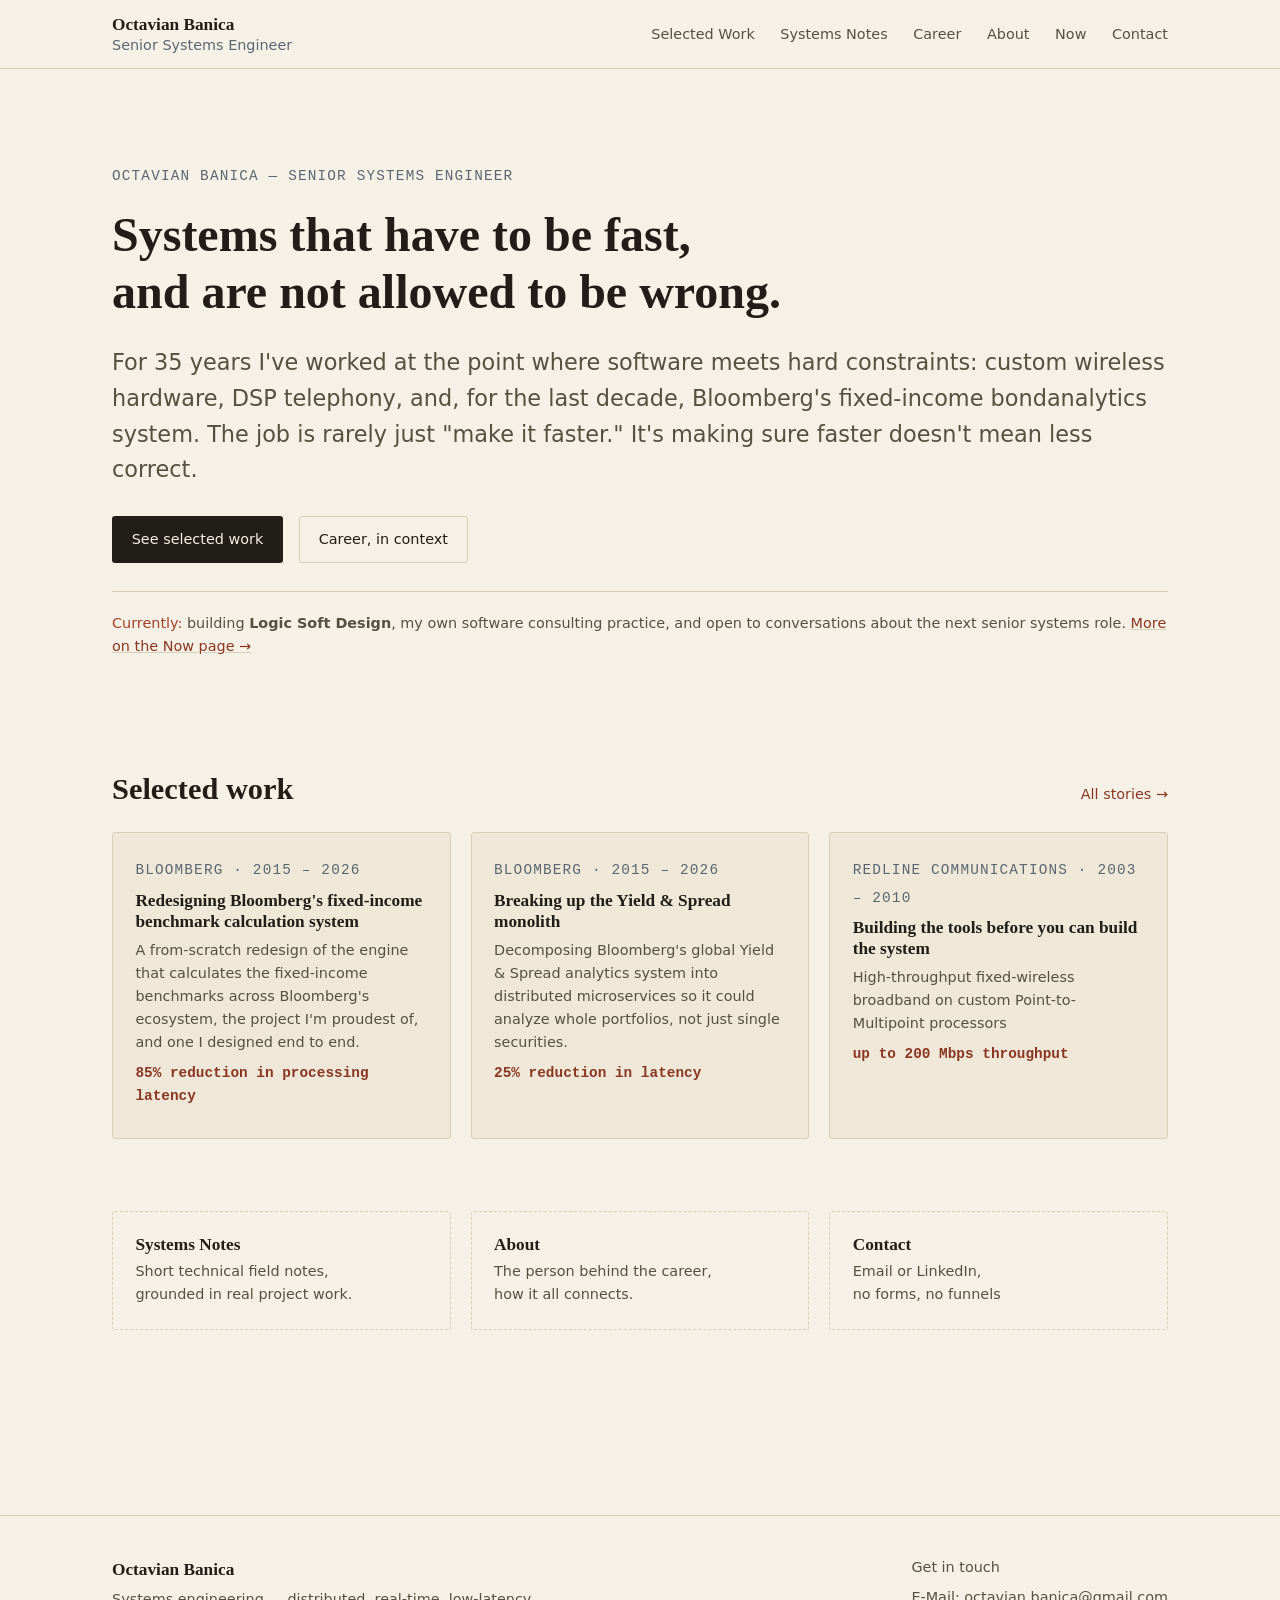
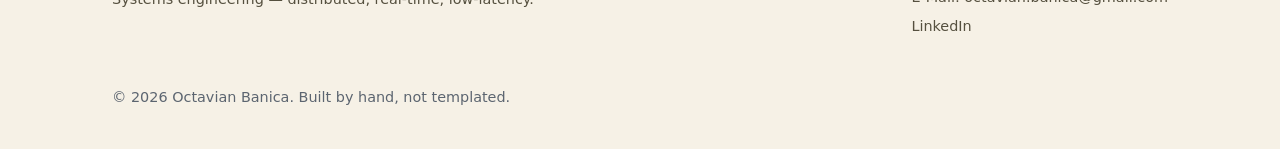
<file: index.html>
<!doctype html>
<html lang="en">
  <head>
    <meta charset="utf-8" />
    <meta name="viewport" content="width=device-width, initial-scale=1" />
    <link rel="icon" type="image/svg+xml" href="assets/favicon.svg" />
    <title>Octavian Banica</title>
    <meta name="description" content="Octavian Banica designs backend systems where correctness and latency are both non-negotiable — fixed-income analytics at Bloomberg, fixed-wireless broadband at Redline, DSP telephony at Intel." />
    <link rel="canonical" href="https://octavianbanica.com/" />
    <meta property="og:type" content="website" />
    <meta property="og:title" content="Octavian Banica" />
    <meta property="og:description" content="Octavian Banica designs backend systems where correctness and latency are both non-negotiable — fixed-income analytics at Bloomberg, fixed-wireless broadband at Redline, DSP telephony at Intel." />
    <meta property="og:url" content="https://octavianbanica.com/" />
    <meta property="og:image" content="https://raw.githubusercontent.com/OctavianBanicaUS/OctavianBanicaWeb/main/public/images/og-default.jpg" />
    <meta property="og:site_name" content="Octavian Banica" />
    <meta name="twitter:card" content="summary_large_image" />
    <meta name="twitter:title" content="Octavian Banica" />
    <meta name="twitter:description" content="Octavian Banica designs backend systems where correctness and latency are both non-negotiable — fixed-income analytics at Bloomberg, fixed-wireless broadband at Redline, DSP telephony at Intel." />
    <meta name="twitter:image" content="https://raw.githubusercontent.com/OctavianBanicaUS/OctavianBanicaWeb/main/public/images/og-default.jpg" />
    <script type="application/ld+json">
      {&quot;@context&quot;: &quot;https://schema.org&quot;, &quot;@type&quot;: &quot;Person&quot;, &quot;name&quot;: &quot;Octavian Banica&quot;, &quot;jobTitle&quot;: &quot;Senior Systems Engineer&quot;, &quot;email&quot;: &quot;mailto:octavian.banica@gmail.com&quot;, &quot;url&quot;: &quot;https://octavianbanica.com/&quot;, &quot;sameAs&quot;: [&quot;https://www.linkedin.com/in/octavianbanica/&quot;], &quot;description&quot;: &quot;Octavian Banica designs backend systems where correctness and latency are both non-negotiable \u2014 fixed-income analytics at Bloomberg, fixed-wireless broadband at Redline, DSP telephony at Intel.&quot;}
    </script>
    <link rel="stylesheet" href="css/site.css" />
  </head>
  <body>
    <a href="#main" class="skip-link">Skip to content</a>
    <header class="site-header">
      <div class="bar container-wide">
        <a href="index.html" class="wordmark">Octavian Banica<span class="wordmark-role">Senior Systems Engineer</span></a>
        <button class="menu-toggle" id="menu-toggle" aria-expanded="false" aria-controls="site-nav"><span class="visually-hidden">Toggle navigation</span><span class="menu-icon" aria-hidden="true"></span></button>
        <nav id="site-nav" class="site-nav" aria-label="Primary">
          <ul>
            <li><a href="work/">Selected Work</a></li>
            <li><a href="notes/">Systems Notes</a></li>
            <li><a href="career/">Career</a></li>
            <li><a href="about/">About</a></li>
            <li><a href="now/">Now</a></li>
            <li><a href="contact/">Contact</a></li>
          </ul>
        </nav>
      </div>
    </header>
    <main id="main">
      <section class="hero container-wide">
        <p class="eyebrow">Octavian Banica — Senior Systems Engineer</p>
        <h1>Systems that have to be fast,</br>and are not allowed to be wrong.</h1>
        <p class="hero-lede">
          For 35 years I've worked at the point where software meets hard constraints: 
          custom wireless hardware, DSP telephony, and, for the last decade, Bloomberg's 
          fixed-income bondanalytics system. The job is rarely just "make it faster." 
          It's making sure faster doesn't mean less correct.
        </p>
        <div class="hero-actions">
          <a class="button-primary" href="work/">See selected work</a>
          <a class="button-secondary" href="career/">Career, in context</a>
        </div>
        <p class="hero-now">
          <span class="accent-mark">Currently:</span> building <strong>Logic Soft Design</strong>, 
          my own software consulting practice, and open to conversations about the next senior systems role. 
          <a href="now/">More on the Now page →</a>
        </p>
      </section>
      
      <section class="container-wide work-preview">
        <div class="section-head">
          <h2>Selected work</h2>
          <a class="see-all" href="work/">All stories →</a>
        </div>
        <div class="work-preview-grid">
          <a class="preview-card" href="work/benchmark-system/">
            <span class="eyebrow">Bloomberg · 2015 – 2026</span>
            <h3>Redesigning Bloomberg&#x27;s fixed-income benchmark calculation system</h3>
            <p>A from-scratch redesign of the engine that calculates the fixed-income benchmarks across Bloomberg&#x27;s ecosystem, the project I&#x27;m proudest of, and one I designed end to end.</p>
            <p class="preview-metric">85% reduction in processing latency</p>
          </a>
          <a class="preview-card" href="work/yas-microservices/">
            <span class="eyebrow">Bloomberg · 2015 – 2026</span>
            <h3>Breaking up the Yield &amp; Spread monolith</h3>
            <p>Decomposing Bloomberg&#x27;s global Yield &amp; Spread analytics system into distributed microservices so it could analyze whole portfolios, not just single securities.</p>
            <p class="preview-metric">25% reduction in latency</p>
          </a>
          <a class="preview-card" href="work/redline-wireless-security/">
            <span class="eyebrow">Redline Communications · 2003 – 2010</span>
            <h3>Building the tools before you can build the system</h3>
            <p>
              High-throughput fixed-wireless broadband on custom Point-to-Multipoint processors</p>
            <p class="preview-metric">up to 200 Mbps throughput</p>
          </a>
        </div>
      </section>
      <section class="container-wide explore-grid">
        <a class="explore-card" href="notes/">
          <h3>Systems Notes</h3>
          <p>Short technical field notes,<br/>grounded in real project work.</p>
        </a>
        <a class="explore-card" href="about/">
          <h3>About</h3>
          <p>The person behind the career,<br/>how it all connects.</p>
        </a>
        <a class="explore-card" href="contact/">
          <h3>Contact</h3>
          <p>Email or LinkedIn,<br/>no forms, no funnels</p>
        </a>
      </section>
    </main>

    <footer class="site-footer">
      <div class="container-wide footer-grid">
        <div>
          <p class="footer-name">Octavian Banica</p>
          <p class="footer-tag">Systems engineering — distributed, real-time, low-latency.</p>
        </div>
        <ul class="footer-links">
          <li><a href="contact/">Get in touch</a></li>
          <li>
            <a href="mailto:octavian.banica@gmail.com">E-Mail: octavian.banica@gmail.com</a>
          </li>
          <li>
            <a href="https://www.linkedin.com/in/octavianbanica/" rel="me noopener noreferrer" target="_blank">LinkedIn</a>
          </li>
        </ul>
        <p class="footer-meta">© 2026 Octavian Banica. Built by hand, not templated.</p>
      </div>
    </footer>
    <script src="js/site.js" defer></script>
  </body>
</html>
</file>
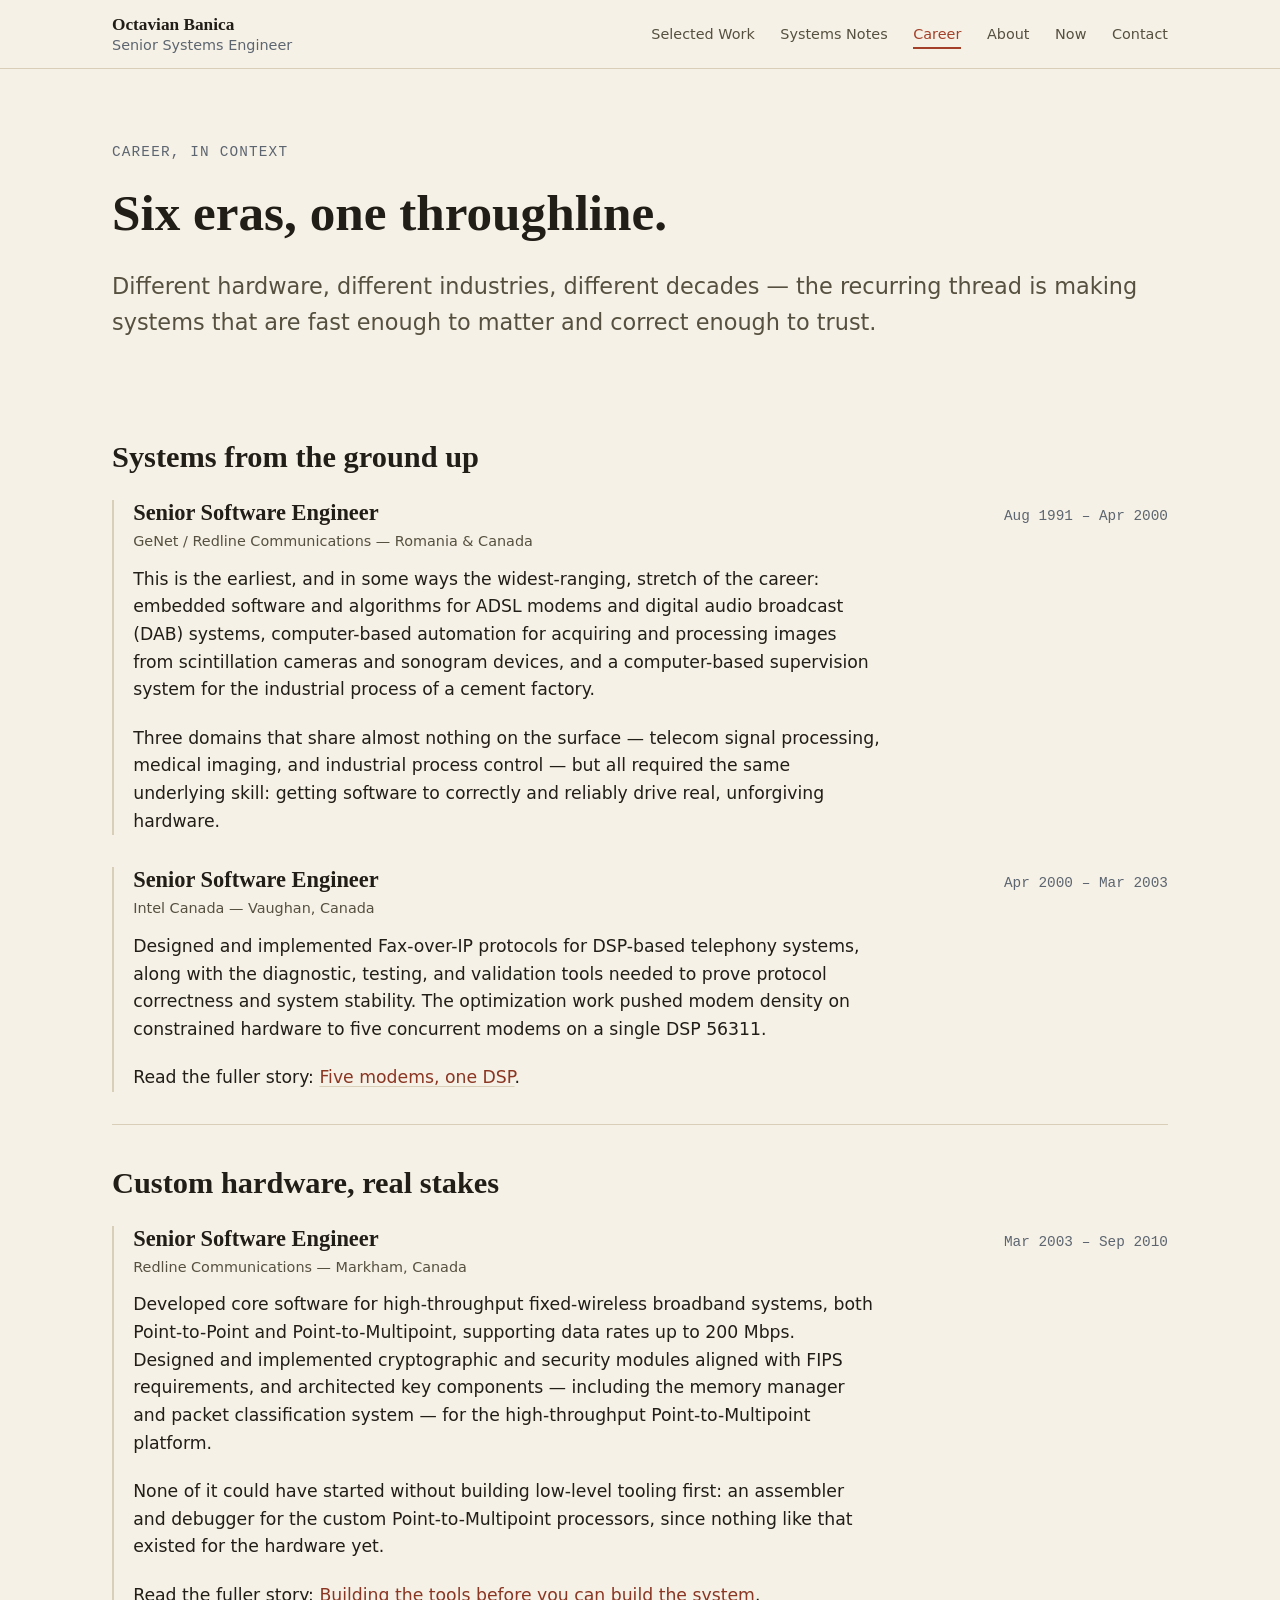
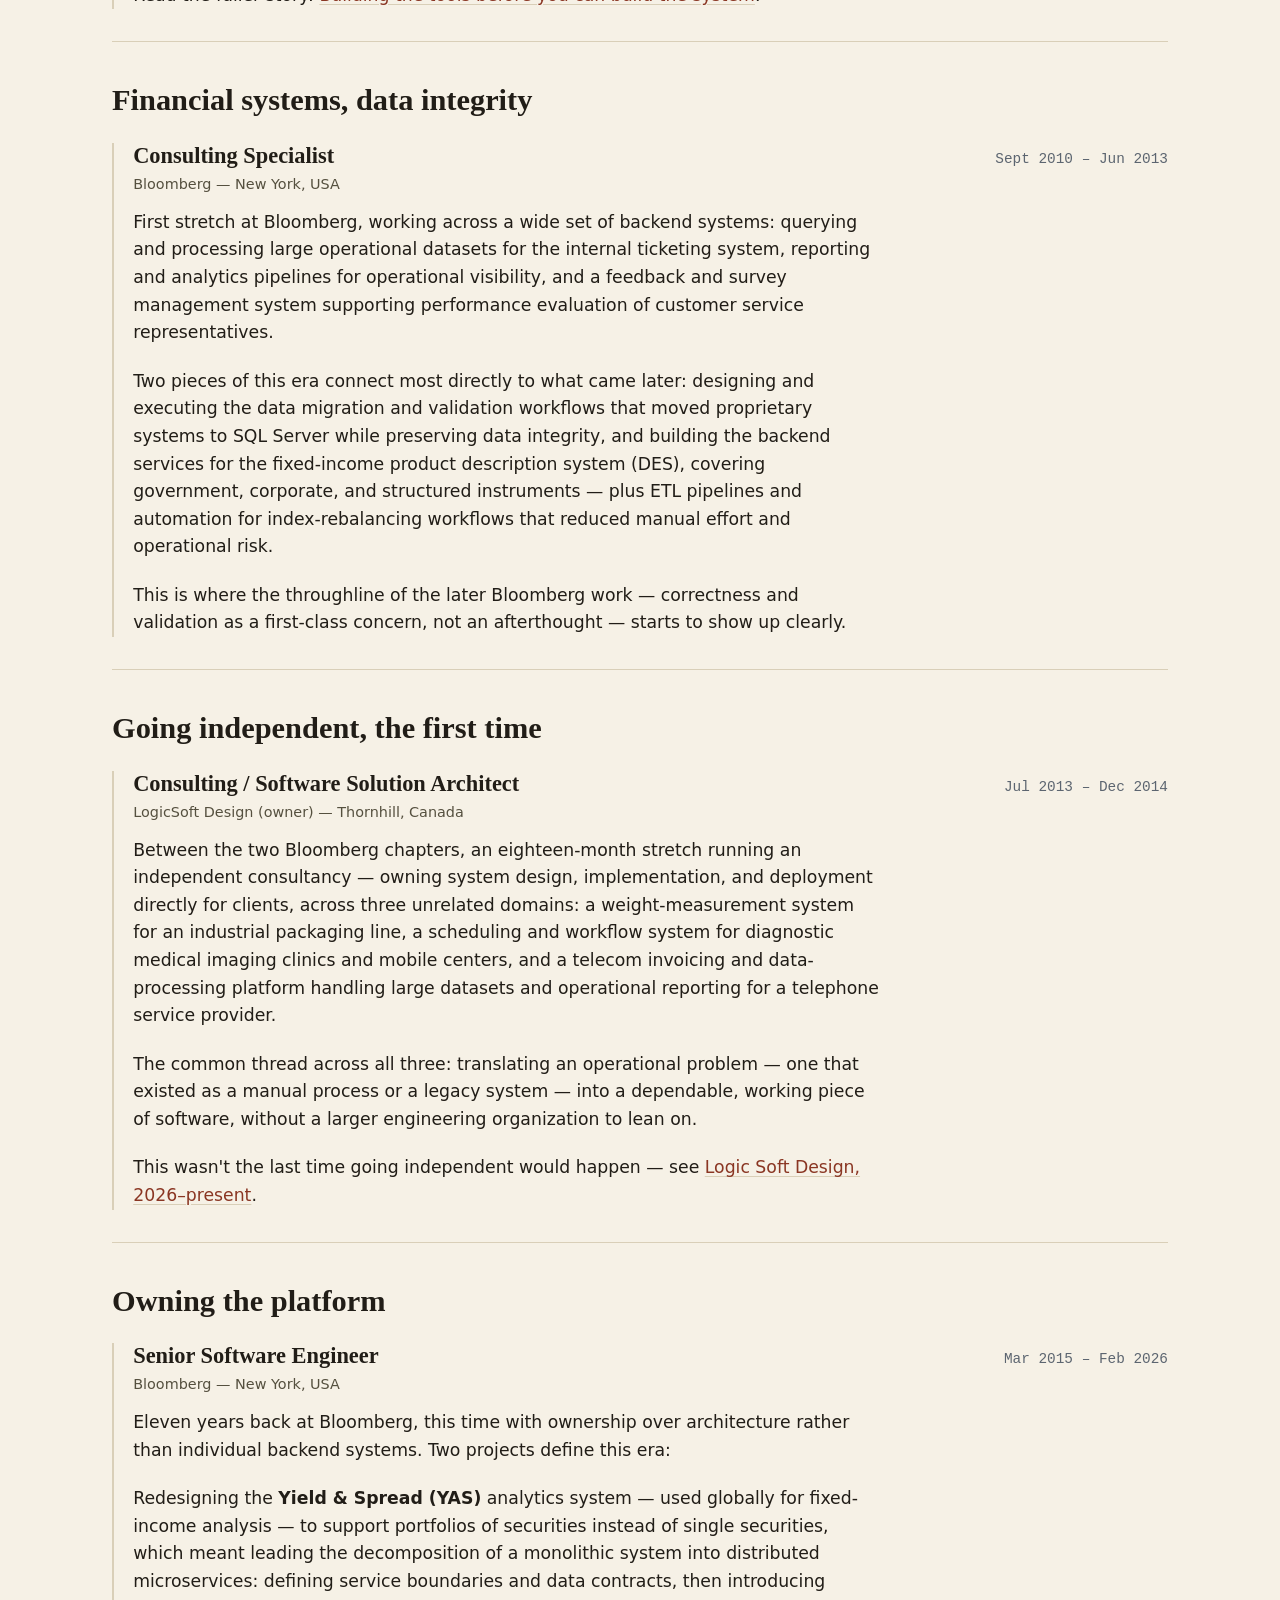
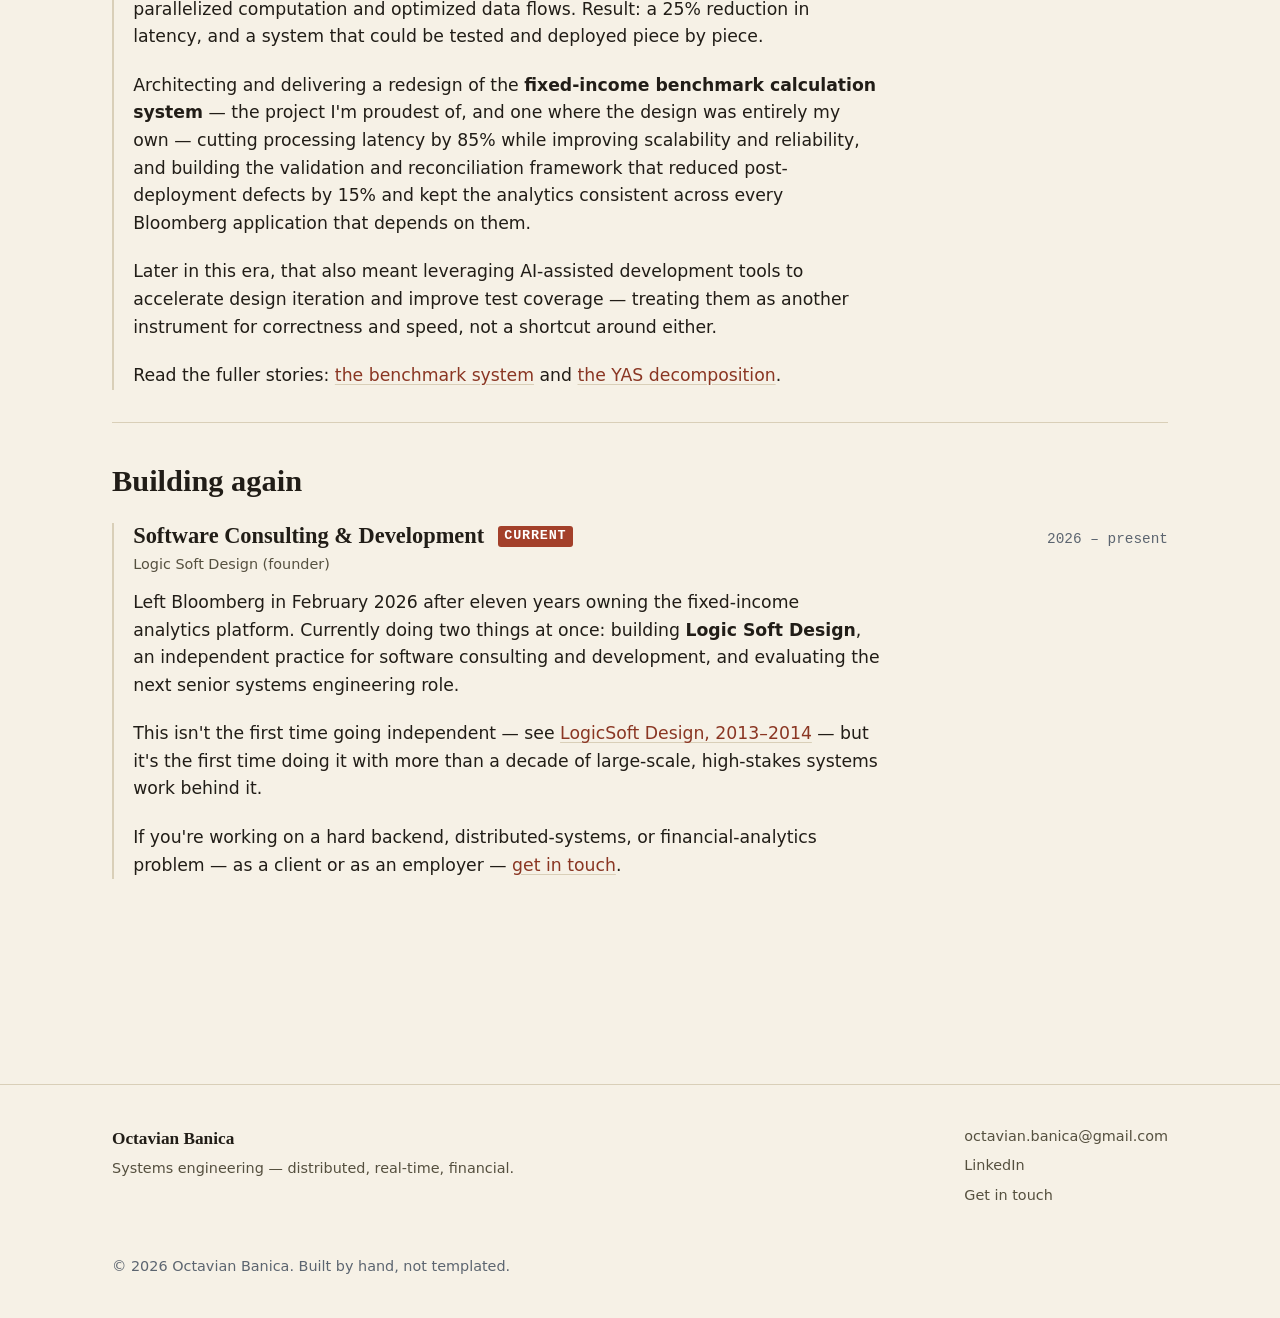
<file: career/index.html>
<!doctype html>
<html lang="en">
  <head>
    <meta charset="utf-8" />
    <meta name="viewport" content="width=device-width, initial-scale=1" />
    <link rel="icon" type="image/svg+xml" href="../assets/favicon.svg" />
    <title>Career, in context — Octavian Banica</title>
    <meta name="description" content="A 35-year career told as six eras — not a company / title / date table — from embedded telecom hardware to owning Bloomberg&#x27;s fixed-income analytics platform." />
    <link rel="canonical" href="https://octavianbanica.com/career/" />
    <meta property="og:type" content="website" />
    <meta property="og:title" content="Career, in context — Octavian Banica" />
    <meta property="og:description" content="A 35-year career told as six eras — not a company / title / date table — from embedded telecom hardware to owning Bloomberg&#x27;s fixed-income analytics platform." />
    <meta property="og:url" content="https://octavianbanica.com/career/" />
    <meta property="og:image" content="https://raw.githubusercontent.com/OctavianBanicaUS/OctavianBanicaWeb/main/public/images/og-default.jpg" />
    <meta property="og:site_name" content="Octavian Banica" />
    <meta name="twitter:card" content="summary_large_image" />
    <meta name="twitter:title" content="Career, in context — Octavian Banica" />
    <meta name="twitter:description" content="A 35-year career told as six eras — not a company / title / date table — from embedded telecom hardware to owning Bloomberg&#x27;s fixed-income analytics platform." />
    <meta name="twitter:image" content="https://raw.githubusercontent.com/OctavianBanicaUS/OctavianBanicaWeb/main/public/images/og-default.jpg" />

    <link rel="stylesheet" href="../css/site.css" />
  </head>
  <body>
    <a href="#main" class="skip-link">Skip to content</a>
    <header class="site-header">
      <div class="bar container-wide">
        <a href="index.html" class="wordmark">Octavian Banica<span class="wordmark-role">Senior Systems Engineer</span></a>
        <button class="menu-toggle" id="menu-toggle" aria-expanded="false" aria-controls="site-nav"><span class="visually-hidden">Toggle navigation</span><span class="menu-icon" aria-hidden="true"></span></button>
        <nav id="site-nav" class="site-nav" aria-label="Primary">
          <ul>
            <li><a href="../work">Selected Work</a></li>
            <li><a href="../notes">Systems Notes</a></li>
            <li><a href="." aria-current="page">Career</a></li>
            <li><a href="../about">About</a></li>
            <li><a href="../now">Now</a></li>
            <li><a href="../contact">Contact</a></li>
          </ul>
        </nav>
      </div>
    </header>
    <main id="main">
      <header class="container page-header">
        <p class="eyebrow">Career, in context</p>
        <h1>Six eras, one throughline.</h1>
        <p class="lede">Different hardware, different industries, different decades — the recurring thread is making systems that are fast enough to matter and correct enough to trust.</p>
      </header>
      <div class="container timeline">
        <section class="era" id="systems-from-the-ground-up">
          <h2>Systems from the ground up</h2>
          <article class="role">
            <div class="role-head">
              <div>
                <h3>Senior Software Engineer</h3>
                <p class="role-org">GeNet / Redline Communications — Romania &amp; Canada</p>
              </div>
              <p class="role-period">Aug 1991 – Apr 2000</p>
            </div>
            <div class="prose role-body">
              <p>
                This is the earliest, and in some ways the widest-ranging, stretch of the career: embedded software and algorithms for ADSL modems and digital audio broadcast (DAB) systems, computer-based automation for acquiring and processing images from scintillation cameras and sonogram devices, and a
                computer-based supervision system for the industrial process of a cement factory.
              </p>
              <p>Three domains that share almost nothing on the surface — telecom signal processing, medical imaging, and industrial process control — but all required the same underlying skill: getting software to correctly and reliably drive real, unforgiving hardware.</p>
            </div>
          </article>
          <article class="role">
            <div class="role-head">
              <div>
                <h3>Senior Software Engineer</h3>
                <p class="role-org">Intel Canada — Vaughan, Canada</p>
              </div>
              <p class="role-period">Apr 2000 – Mar 2003</p>
            </div>
            <div class="prose role-body">
              <p>
                Designed and implemented Fax-over-IP protocols for DSP-based telephony systems, along with the diagnostic, testing, and validation tools needed to prove protocol correctness and system stability. The optimization work pushed modem density on constrained hardware to five concurrent modems on a single DSP
                56311.
              </p>
              <p>
                Read the fuller story:
                <a href="../work/intel-fax-over-ip">Five modems, one DSP</a>.
              </p>
            </div>
          </article>
        </section>
        <section class="era" id="custom-hardware-real-stakes">
          <h2>Custom hardware, real stakes</h2>
          <article class="role">
            <div class="role-head">
              <div>
                <h3>Senior Software Engineer</h3>
                <p class="role-org">Redline Communications — Markham, Canada</p>
              </div>
              <p class="role-period">Mar 2003 – Sep 2010</p>
            </div>
            <div class="prose role-body">
              <p>
                Developed core software for high-throughput fixed-wireless broadband systems, both Point-to-Point and Point-to-Multipoint, supporting data rates up to 200 Mbps. Designed and implemented cryptographic and security modules aligned with FIPS requirements, and architected key components — including the
                memory manager and packet classification system — for the high-throughput Point-to-Multipoint platform.
              </p>
              <p>None of it could have started without building low-level tooling first: an assembler and debugger for the custom Point-to-Multipoint processors, since nothing like that existed for the hardware yet.</p>
              <p>
                Read the fuller story:
                <a href="../work/redline-wireless-security">Building the tools before you can build the system</a>.
              </p>
            </div>
          </article>
        </section>
        <section class="era" id="financial-systems-data-integrity">
          <h2>Financial systems, data integrity</h2>
          <article class="role">
            <div class="role-head">
              <div>
                <h3>Consulting Specialist</h3>
                <p class="role-org">Bloomberg — New York, USA</p>
              </div>
              <p class="role-period">Sept 2010 – Jun 2013</p>
            </div>
            <div class="prose role-body">
              <p>
                First stretch at Bloomberg, working across a wide set of backend systems: querying and processing large operational datasets for the internal ticketing system, reporting and analytics pipelines for operational visibility, and a feedback and survey management system supporting performance evaluation of
                customer service representatives.
              </p>
              <p>
                Two pieces of this era connect most directly to what came later: designing and executing the data migration and validation workflows that moved proprietary systems to SQL Server while preserving data integrity, and building the backend services for the fixed-income product description system (DES),
                covering government, corporate, and structured instruments — plus ETL pipelines and automation for index-rebalancing workflows that reduced manual effort and operational risk.
              </p>
              <p>This is where the throughline of the later Bloomberg work — correctness and validation as a first-class concern, not an afterthought — starts to show up clearly.</p>
            </div>
          </article>
        </section>
        <section class="era" id="going-independent-the-first-time">
          <h2>Going independent, the first time</h2>
          <article class="role">
            <div class="role-head">
              <div>
                <h3>Consulting / Software Solution Architect</h3>
                <p class="role-org">LogicSoft Design (owner) — Thornhill, Canada</p>
              </div>
              <p class="role-period">Jul 2013 – Dec 2014</p>
            </div>
            <div class="prose role-body">
              <p>
                Between the two Bloomberg chapters, an eighteen-month stretch running an independent consultancy — owning system design, implementation, and deployment directly for clients, across three unrelated domains: a weight-measurement system for an industrial packaging line, a scheduling and workflow system for
                diagnostic medical imaging clinics and mobile centers, and a telecom invoicing and data-processing platform handling large datasets and operational reporting for a telephone service provider.
              </p>
              <p>The common thread across all three: translating an operational problem — one that existed as a manual process or a legacy system — into a dependable, working piece of software, without a larger engineering organization to lean on.</p>
              <p>
                This wasn't the last time going independent would happen — see
                <a href="#building-again">Logic Soft Design, 2026–present</a>.
              </p>
            </div>
          </article>
        </section>
        <section class="era" id="owning-the-platform">
          <h2>Owning the platform</h2>
          <article class="role">
            <div class="role-head">
              <div>
                <h3>Senior Software Engineer</h3>
                <p class="role-org">Bloomberg — New York, USA</p>
              </div>
              <p class="role-period">Mar 2015 – Feb 2026</p>
            </div>
            <div class="prose role-body">
              <p>Eleven years back at Bloomberg, this time with ownership over architecture rather than individual backend systems. Two projects define this era:</p>
              <p>
                Redesigning the
                <strong>Yield &amp; Spread (YAS)</strong> analytics system — used globally for fixed-income analysis — to support portfolios of securities instead of single securities, which meant leading the decomposition of a monolithic system into distributed microservices: defining service boundaries and data
                contracts, then introducing parallelized computation and optimized data flows. Result: a 25% reduction in latency, and a system that could be tested and deployed piece by piece.
              </p>
              <p>
                Architecting and delivering a redesign of the
                <strong>fixed-income benchmark calculation system</strong> — the project I'm proudest of, and one where the design was entirely my own — cutting processing latency by 85% while improving scalability and reliability, and building the validation and reconciliation framework that reduced post-deployment
                defects by 15% and kept the analytics consistent across every Bloomberg application that depends on them.
              </p>
              <p>Later in this era, that also meant leveraging AI-assisted development tools to accelerate design iteration and improve test coverage — treating them as another instrument for correctness and speed, not a shortcut around either.</p>
              <p>
                Read the fuller stories:
                <a href="../work/benchmark-system">the benchmark system</a> and <a href="../work/yas-microservices">the YAS decomposition</a>.
              </p>
            </div>
          </article>
        </section>
        <section class="era" id="building-again">
          <h2>Building again</h2>
          <article class="role">
            <div class="role-head">
              <div>
                <h3>
                  Software Consulting &amp; Development
                  <span class="current-badge">current</span>
                </h3>
                <p class="role-org">Logic Soft Design (founder)</p>
              </div>
              <p class="role-period">2026 – present</p>
            </div>
            <div class="prose role-body">
              <p>Left Bloomberg in February 2026 after eleven years owning the fixed-income analytics platform. Currently doing two things at once: building <strong>Logic Soft Design</strong>, an independent practice for software consulting and development, and evaluating the next senior systems engineering role.</p>
              <p>
                This isn't the first time going independent — see
                <a href="#going-independent-the-first-time">LogicSoft Design, 2013–2014</a>
                — but it's the first time doing it with more than a decade of large-scale, high-stakes systems work behind it.
              </p>
              <p>
                If you're working on a hard backend, distributed-systems, or financial-analytics problem — as a client or as an employer —
                <a href="../contact">get in touch</a>.
              </p>
            </div>
          </article>
        </section>
      </div>
    </main>
    <footer class="site-footer">
      <div class="container-wide footer-grid">
        <div>
          <p class="footer-name">Octavian Banica</p>
          <p class="footer-tag">Systems engineering — distributed, real-time, financial.</p>
        </div>
        <ul class="footer-links">
          <li>
            <a href="mailto:octavian.banica@gmail.com">octavian.banica@gmail.com</a>
          </li>
          <li>
            <a href="https://www.linkedin.com/in/octavianbanica/" rel="me noopener noreferrer" target="_blank">LinkedIn</a>
          </li>
          <li><a href="../contact">Get in touch</a></li>
        </ul>
        <p class="footer-meta">© 2026 Octavian Banica. Built by hand, not templated.</p>
      </div>
    </footer>
    <script src="../js/site.js" defer></script>
  </body>
</html>
</file>
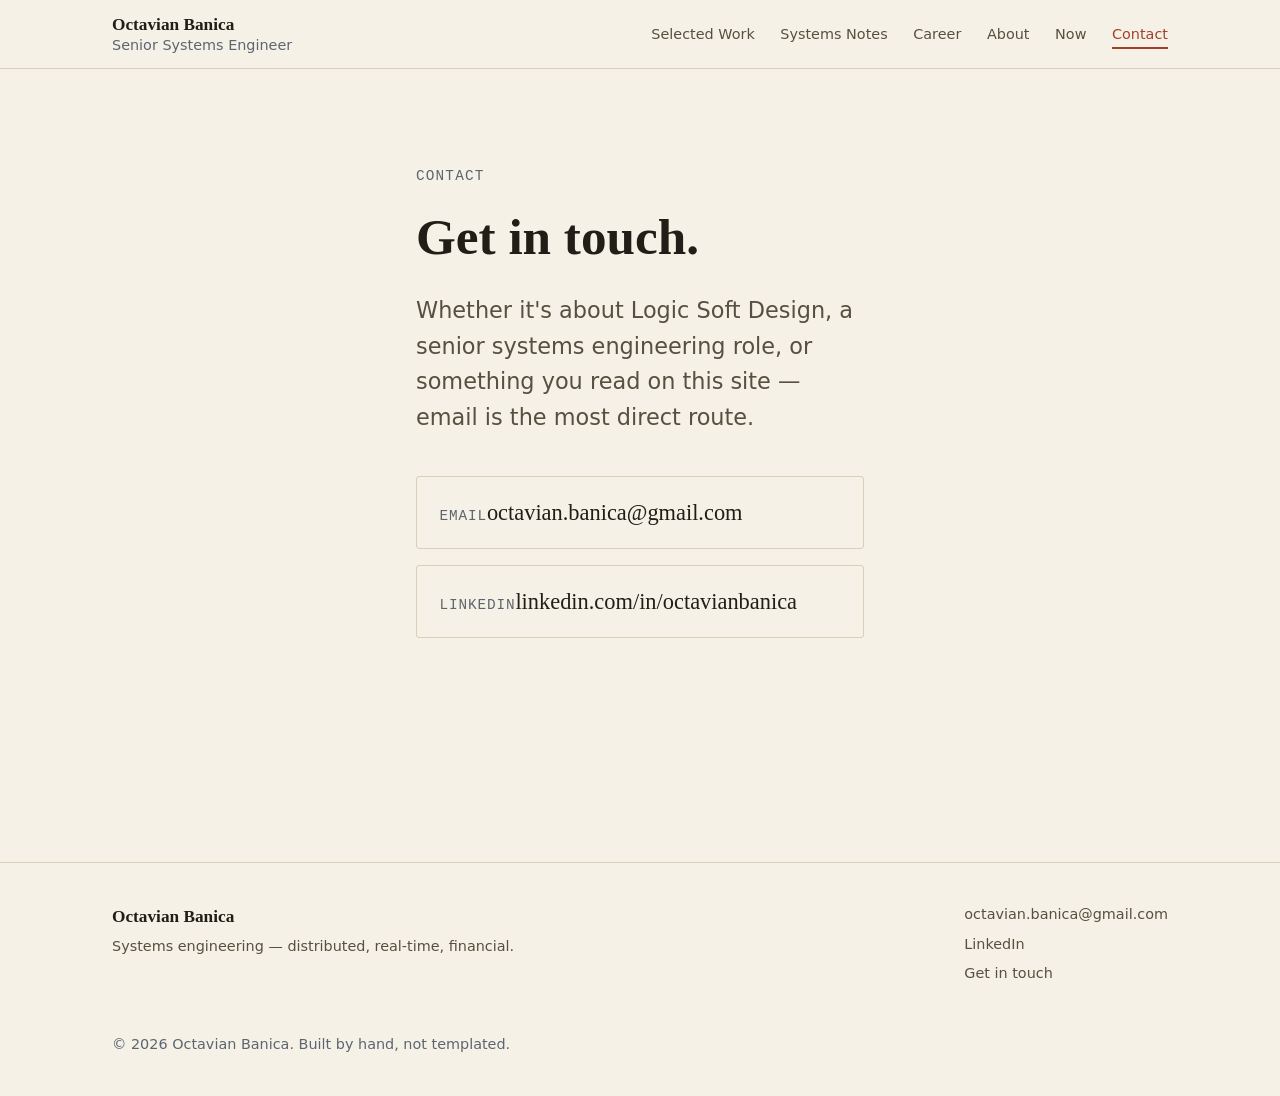
<file: contact/index.html>
<!doctype html>
<html lang="en">
  <head>
    <meta charset="utf-8" />
    <meta name="viewport" content="width=device-width, initial-scale=1" />
    <link rel="icon" type="image/svg+xml" href="../assets/favicon.svg" />
    <title>Contact — Octavian Banica</title>
    <meta name="description" content="Get in touch with Octavian Banica by email or LinkedIn." />
    <link rel="canonical" href="https://octavianbanica.com/contact/" />
    <meta property="og:type" content="website" />
    <meta property="og:title" content="Contact — Octavian Banica" />
    <meta property="og:description" content="Get in touch with Octavian Banica by email or LinkedIn." />
    <meta property="og:url" content="https://octavianbanica.com/contact/" />
    <meta property="og:image" content="https://raw.githubusercontent.com/OctavianBanicaUS/OctavianBanicaWeb/main/public/images/og-default.jpg" />
    <meta property="og:site_name" content="Octavian Banica" />
    <meta name="twitter:card" content="summary_large_image" />
    <meta name="twitter:title" content="Contact — Octavian Banica" />
    <meta name="twitter:description" content="Get in touch with Octavian Banica by email or LinkedIn." />
    <meta name="twitter:image" content="https://raw.githubusercontent.com/OctavianBanicaUS/OctavianBanicaWeb/main/public/images/og-default.jpg" />

    <link rel="stylesheet" href="../css/site.css" />
  </head>
  <body>
    <a href="#main" class="skip-link">Skip to content</a>
    <header class="site-header">
      <div class="bar container-wide">
        <a href="index.html" class="wordmark">Octavian Banica<span class="wordmark-role">Senior Systems Engineer</span></a>
        <button class="menu-toggle" id="menu-toggle" aria-expanded="false" aria-controls="site-nav"><span class="visually-hidden">Toggle navigation</span><span class="menu-icon" aria-hidden="true"></span></button>
        <nav id="site-nav" class="site-nav" aria-label="Primary">
          <ul>
            <li><a href="../work">Selected Work</a></li>
            <li><a href="../notes">Systems Notes</a></li>
            <li><a href="../career">Career</a></li>
            <li><a href="../about">About</a></li>
            <li><a href="../now">Now</a></li>
            <li><a href="." aria-current="page">Contact</a></li>
          </ul>
        </nav>
      </div>
    </header>
    <main id="main">
      <article class="container contact-page">
        <p class="eyebrow">Contact</p>
        <h1>Get in touch.</h1>
        <p class="lede">Whether it's about Logic Soft Design, a senior systems engineering role, or something you read on this site — email is the most direct route.</p>
        <div class="contact-links">
          <a class="contact-link" href="mailto:octavian.banica@gmail.com"><span class="contact-label">Email</span><span class="contact-value">octavian.banica@gmail.com</span></a
          ><a class="contact-link" href="https://www.linkedin.com/in/octavianbanica/" rel="me noopener noreferrer" target="_blank"><span class="contact-label">LinkedIn</span><span class="contact-value">linkedin.com/in/octavianbanica</span></a>
        </div>
      </article>
    </main>
    <footer class="site-footer">
      <div class="container-wide footer-grid">
        <div>
          <p class="footer-name">Octavian Banica</p>
          <p class="footer-tag">Systems engineering — distributed, real-time, financial.</p>
        </div>
        <ul class="footer-links">
          <li>
            <a href="mailto:octavian.banica@gmail.com">octavian.banica@gmail.com</a>
          </li>
          <li>
            <a href="https://www.linkedin.com/in/octavianbanica/" rel="me noopener noreferrer" target="_blank">LinkedIn</a>
          </li>
          <li><a href=".">Get in touch</a></li>
        </ul>
        <p class="footer-meta">© 2026 Octavian Banica. Built by hand, not templated.</p>
      </div>
    </footer>
    <script src="../js/site.js" defer></script>
  </body>
</html>
</file>
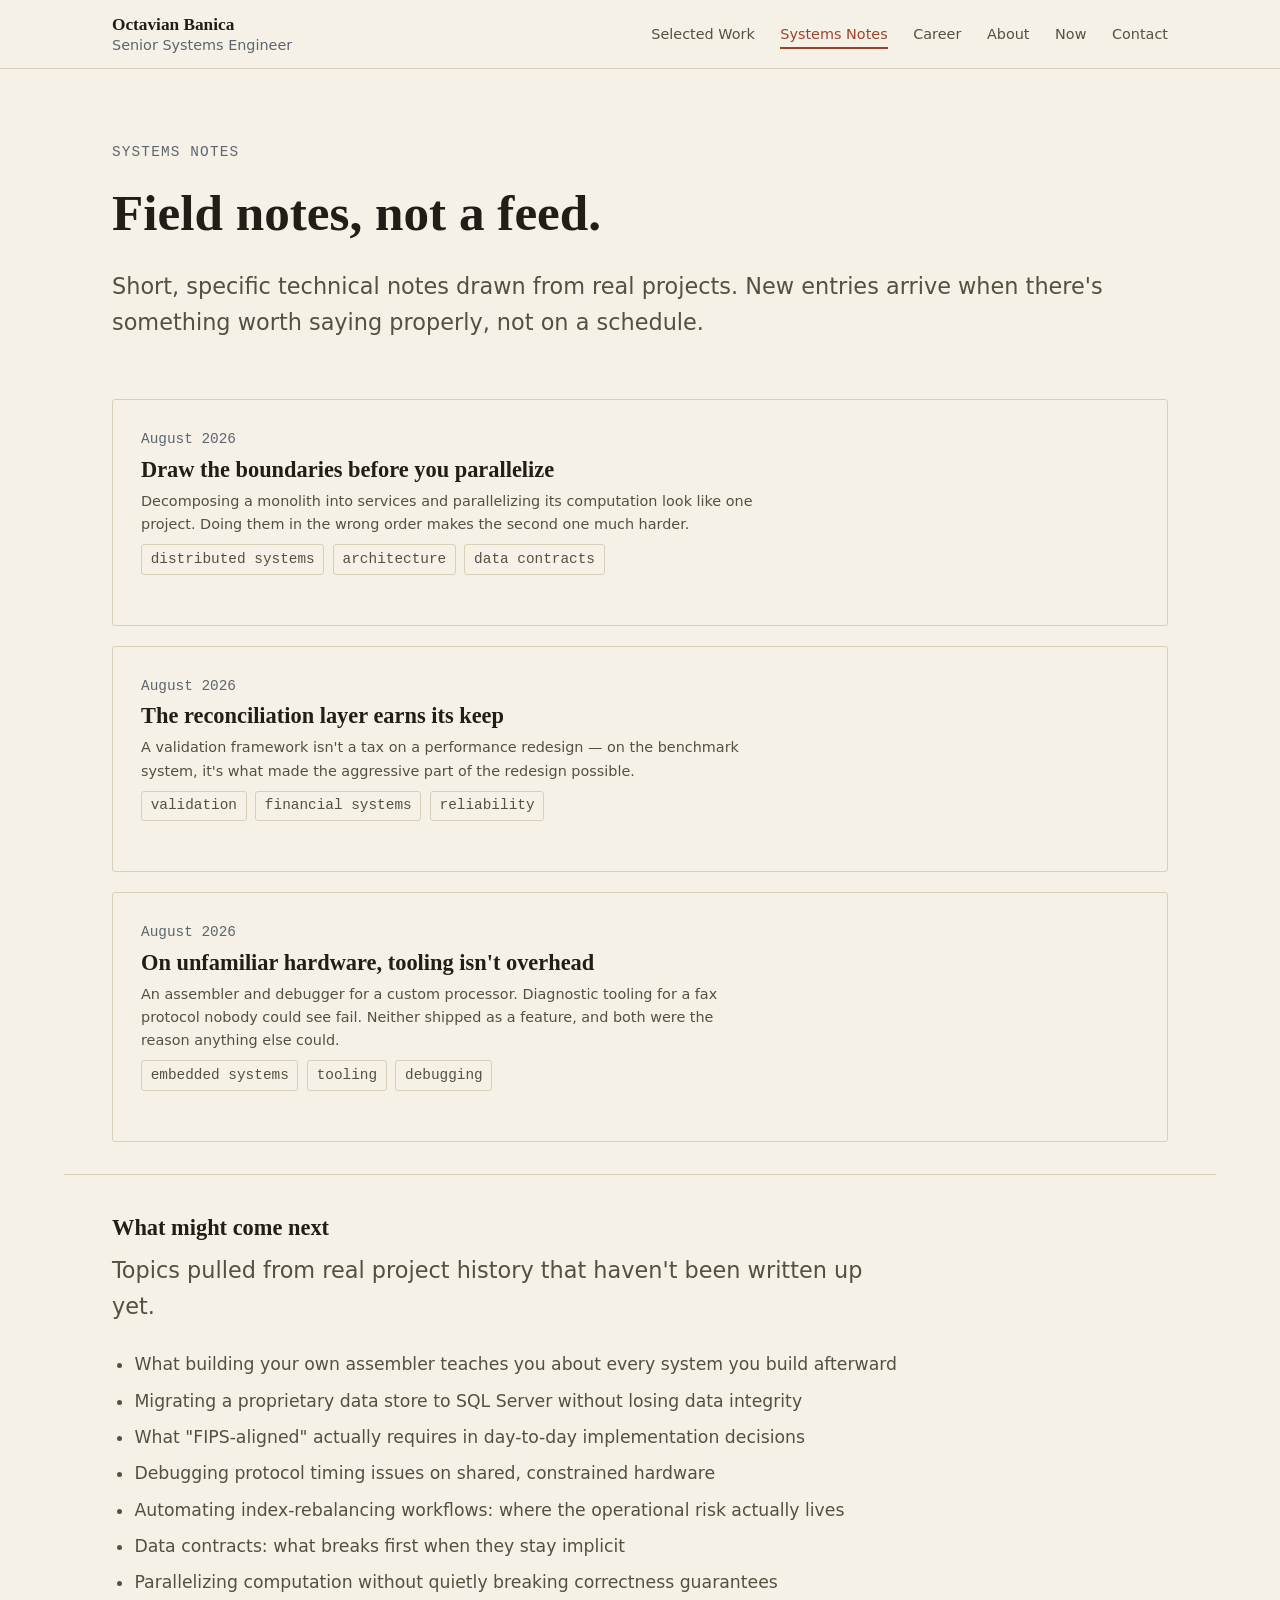
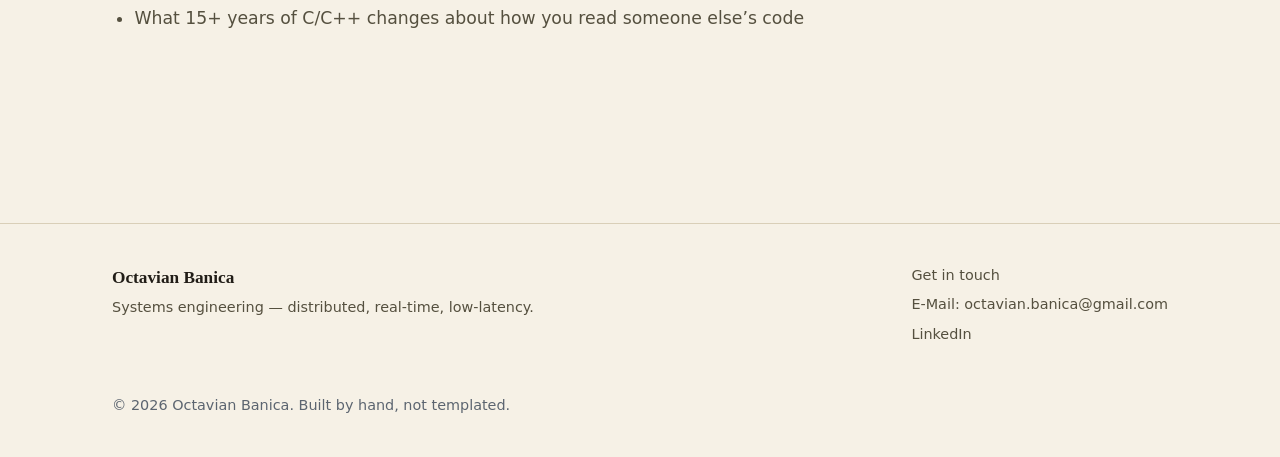
<file: notes/index.html>
<!doctype html>
<html lang="en">
  <head>
    <meta charset="utf-8" />
    <meta name="viewport" content="width=device-width, initial-scale=1" />
    <link rel="icon" type="image/svg+xml" href="../assets/favicon.svg" />
    <title>Systems Notes — Octavian Banica</title>
    <meta name="description" content="Technical field notes grounded in real project work — not a running blog, just the ideas worth writing down properly." />
    <link rel="canonical" href="https://octavianbanica.com/notes/" />
    <meta property="og:type" content="website" />
    <meta property="og:title" content="Systems Notes — Octavian Banica" />
    <meta property="og:description" content="Technical field notes grounded in real project work — not a running blog, just the ideas worth writing down properly." />
    <meta property="og:url" content="https://octavianbanica.com/notes/" />
    <meta property="og:image" content="https://raw.githubusercontent.com/OctavianBanicaUS/OctavianBanicaWeb/main/public/images/og-default.jpg" />
    <meta property="og:site_name" content="Octavian Banica" />
    <meta name="twitter:card" content="summary_large_image" />
    <meta name="twitter:title" content="Systems Notes — Octavian Banica" />
    <meta name="twitter:description" content="Technical field notes grounded in real project work — not a running blog, just the ideas worth writing down properly." />
    <meta name="twitter:image" content="https://raw.githubusercontent.com/OctavianBanicaUS/OctavianBanicaWeb/main/public/images/og-default.jpg" />

    <link rel="stylesheet" href="../css/site.css" />
  </head>
  <body>
    <a href="#main" class="skip-link">Skip to content</a>
    <header class="site-header">
      <div class="bar container-wide">
        <a href="index.html" class="wordmark">Octavian Banica<span class="wordmark-role">Senior Systems Engineer</span></a>
        <button class="menu-toggle" id="menu-toggle" aria-expanded="false" aria-controls="site-nav"><span class="visually-hidden">Toggle navigation</span><span class="menu-icon" aria-hidden="true"></span></button>
        <nav id="site-nav" class="site-nav" aria-label="Primary">
          <ul>
            <li><a href="../work">Selected Work</a></li>
            <li><a href="." aria-current="page">Systems Notes</a></li>
            <li><a href="../career">Career</a></li>
            <li><a href="../about">About</a></li>
            <li><a href="../now">Now</a></li>
            <li><a href="../contact">Contact</a></li>
          </ul>
        </nav>
      </div>
    </header>
    <main id="main">
      <header class="container page-header">
        <p class="eyebrow">Systems Notes</p>
        <h1>Field notes, not a feed.</h1>
        <p class="lede">Short, specific technical notes drawn from real projects. New entries arrive when there's something worth saying properly, not on a schedule.</p>
      </header>
      <section class="container notes-list">
        <a class="note-card" href="boundaries-before-parallelism"
          ><time datetime="2026-08-17T00:00:00.000Z">August 2026</time>
          <h2>Draw the boundaries before you parallelize</h2>
          <p>
            Decomposing a monolith into services and parallelizing its computation look like one project. 
            Doing them in the wrong order makes the second one much harder.
          </p>
          <ul class="tag-list" aria-label="Topics">
            <li>distributed systems</li>
            <li>architecture</li>
            <li>data contracts</li>
          </ul>
        </a>
        <a class="note-card" href="reconciliation-earns-its-keep">
          <time datetime="2026-08-17T00:00:00.000Z">August 2026</time>
          <h2>The reconciliation layer earns its keep</h2>
          <p>
            A validation framework isn&#x27;t a tax on a performance redesign — on the benchmark system, it&#x27;s what made 
            the aggressive part of the redesign possible.
          </p>
          <ul class="tag-list" aria-label="Topics">
            <li>validation</li>
            <li>financial systems</li>
            <li>reliability</li>
          </ul>
        </a>
        <a class="note-card" href="tooling-is-not-overhead">
          <time datetime="2026-08-17T00:00:00.000Z">August 2026</time>
          <h2>On unfamiliar hardware, tooling isn&#x27;t overhead</h2>
          <p>
            An assembler and debugger for a custom processor. 
            Diagnostic tooling for a fax protocol nobody could see fail. 
            Neither shipped as a feature, and both were the reason anything else could.
          </p>
          <ul class="tag-list" aria-label="Topics">
            <li>embedded systems</li>
            <li>tooling</li>
            <li>debugging</li>
          </ul>
        </a>
      </section>
      <section class="container future-topics">
        <h2>What might come next</h2>
        <p class="lede">Topics pulled from real project history that haven't been written up yet.</p>
        <ul>
          <li>What building your own assembler teaches you about every system you build afterward</li>
          <li>Migrating a proprietary data store to SQL Server without losing data integrity</li>
          <li>What &quot;FIPS-aligned&quot; actually requires in day-to-day implementation decisions</li>
          <li>Debugging protocol timing issues on shared, constrained hardware</li>
          <li>Automating index-rebalancing workflows: where the operational risk actually lives</li>
          <li>Data contracts: what breaks first when they stay implicit</li>
          <li>Parallelizing computation without quietly breaking correctness guarantees</li>
          <li>What 15+ years of C/C++ changes about how you read someone else’s code</li>
        </ul>
      </section>
    </main>

    <footer class="site-footer">
      <div class="container-wide footer-grid">
        <div>
          <p class="footer-name">Octavian Banica</p>
          <p class="footer-tag">Systems engineering — distributed, real-time, low-latency.</p>
        </div>
        <ul class="footer-links">
          <li><a href="../contact">Get in touch</a></li>
          <li>
            <a href="mailto:octavian.banica@gmail.com">E-Mail: octavian.banica@gmail.com</a>
          </li>
          <li>
            <a href="https://www.linkedin.com/in/octavianbanica/" rel="me noopener noreferrer" target="_blank">LinkedIn</a>
          </li>
        </ul>
        <p class="footer-meta">© 2026 Octavian Banica. Built by hand, not templated.</p>
      </div>
    </footer>
    <script src="../js/site.js" defer></script>
  </body>
</html>
</file>
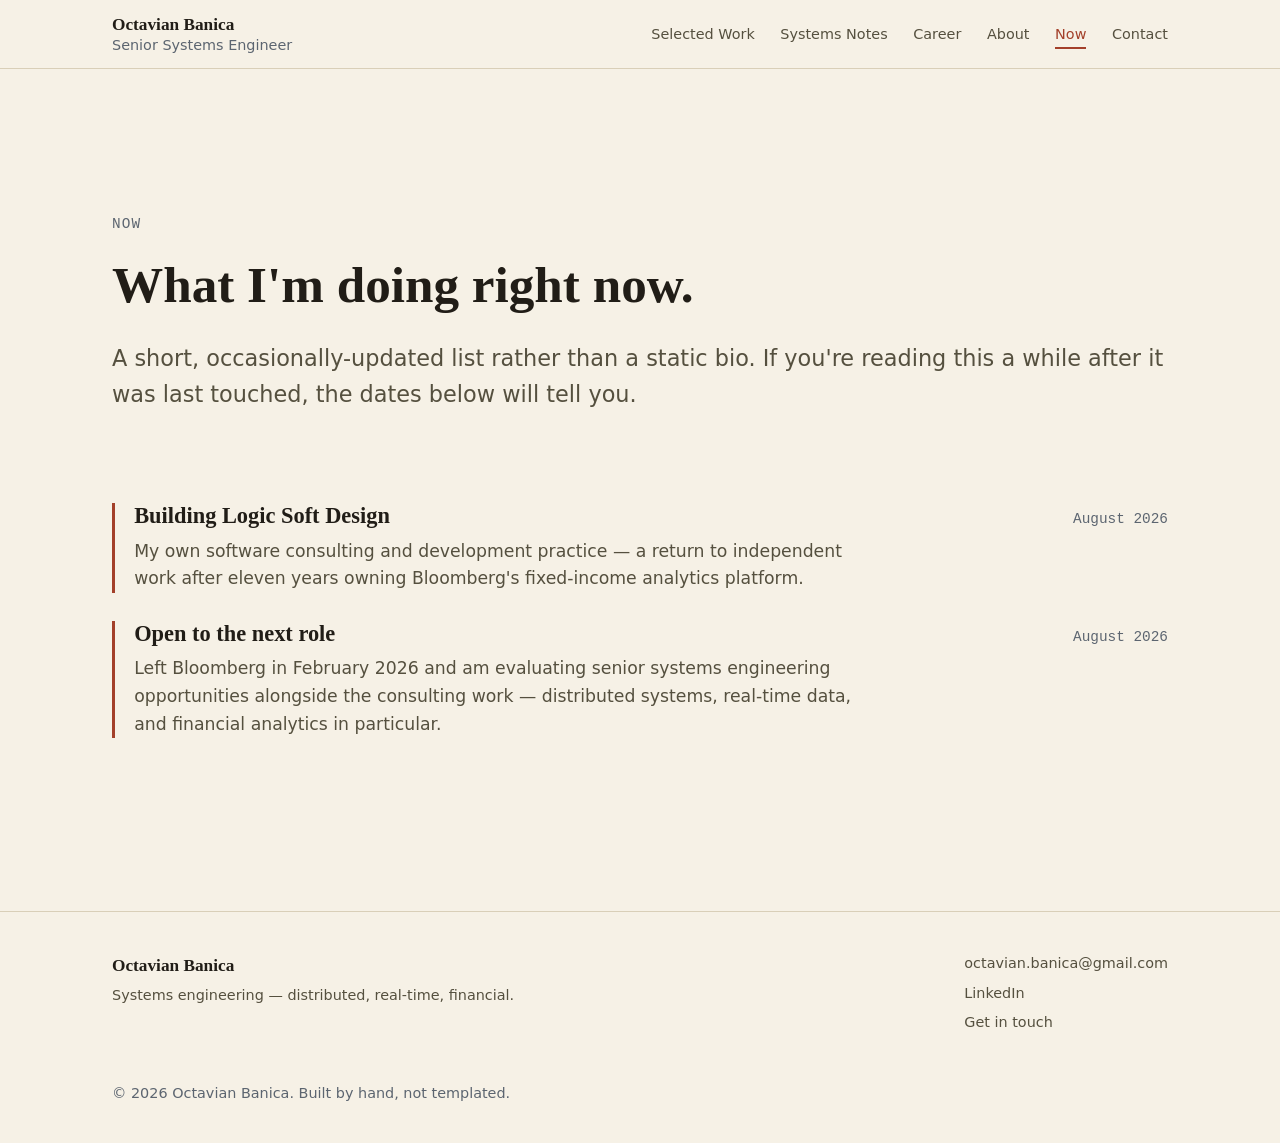
<file: now/index.html>
<!doctype html>
<html lang="en">
  <head>
    <meta charset="utf-8" />
    <meta name="viewport" content="width=device-width, initial-scale=1" />
    <link rel="icon" type="image/svg+xml" href="../assets/favicon.svg" />
    <title>Now — Octavian Banica</title>
    <meta name="description" content="What Octavian Banica is doing right now: building Logic Soft Design and evaluating the next senior systems engineering role." />
    <link rel="canonical" href="https://octavianbanica.com/now/" />
    <meta property="og:type" content="website" />
    <meta property="og:title" content="Now — Octavian Banica" />
    <meta property="og:description" content="What Octavian Banica is doing right now: building Logic Soft Design and evaluating the next senior systems engineering role." />
    <meta property="og:url" content="https://octavianbanica.com/now/" />
    <meta property="og:image" content="https://raw.githubusercontent.com/OctavianBanicaUS/OctavianBanicaWeb/main/public/images/og-default.jpg" />
    <meta property="og:site_name" content="Octavian Banica" />
    <meta name="twitter:card" content="summary_large_image" />
    <meta name="twitter:title" content="Now — Octavian Banica" />
    <meta name="twitter:description" content="What Octavian Banica is doing right now: building Logic Soft Design and evaluating the next senior systems engineering role." />
    <meta name="twitter:image" content="https://raw.githubusercontent.com/OctavianBanicaUS/OctavianBanicaWeb/main/public/images/og-default.jpg" />

    <link rel="stylesheet" href="../css/site.css" />
  </head>
  <body>
    <a href="#main" class="skip-link">Skip to content</a>
    <header class="site-header">
      <div class="bar container-wide">
        <a href="index.html" class="wordmark">Octavian Banica<span class="wordmark-role">Senior Systems Engineer</span></a>
        <button class="menu-toggle" id="menu-toggle" aria-expanded="false" aria-controls="site-nav"><span class="visually-hidden">Toggle navigation</span><span class="menu-icon" aria-hidden="true"></span></button>
        <nav id="site-nav" class="site-nav" aria-label="Primary">
          <ul>
            <li><a href="../work">Selected Work</a></li>
            <li><a href="../notes">Systems Notes</a></li>
            <li><a href="../career">Career</a></li>
            <li><a href="../about">About</a></li>
            <li><a href="." aria-current="page">Now</a></li>
            <li><a href="../contact">Contact</a></li>
          </ul>
        </nav>
      </div>
    </header>
    <main id="main">
      <article class="container now-page">
        <header class="page-header">
          <p class="eyebrow">Now</p>
          <h1>What I'm doing right now.</h1>
          <p class="lede">A short, occasionally-updated list rather than a static bio. If you're reading this a while after it was last touched, the dates below will tell you.</p>
        </header>
        <ul class="now-list">
          <li>
            <div class="now-item-head">
              <h2>Building Logic Soft Design</h2>
              <span class="now-updated">August 2026</span>
            </div>
            <p>My own software consulting and development practice — a return to independent work after eleven years owning Bloomberg's fixed-income analytics platform.</p>
          </li>
          <li>
            <div class="now-item-head">
              <h2>Open to the next role</h2>
              <span class="now-updated">August 2026</span>
            </div>
            <p>Left Bloomberg in February 2026 and am evaluating senior systems engineering opportunities alongside the consulting work — distributed systems, real-time data, and financial analytics in particular.</p>
          </li>
        </ul>
      </article>
    </main>
    <footer class="site-footer">
      <div class="container-wide footer-grid">
        <div>
          <p class="footer-name">Octavian Banica</p>
          <p class="footer-tag">Systems engineering — distributed, real-time, financial.</p>
        </div>
        <ul class="footer-links">
          <li>
            <a href="mailto:octavian.banica@gmail.com">octavian.banica@gmail.com</a>
          </li>
          <li>
            <a href="https://www.linkedin.com/in/octavianbanica/" rel="me noopener noreferrer" target="_blank">LinkedIn</a>
          </li>
          <li><a href="../contact">Get in touch</a></li>
        </ul>
        <p class="footer-meta">© 2026 Octavian Banica. Built by hand, not templated.</p>
      </div>
    </footer>
    <script src="../js/site.js" defer></script>
  </body>
</html>
</file>
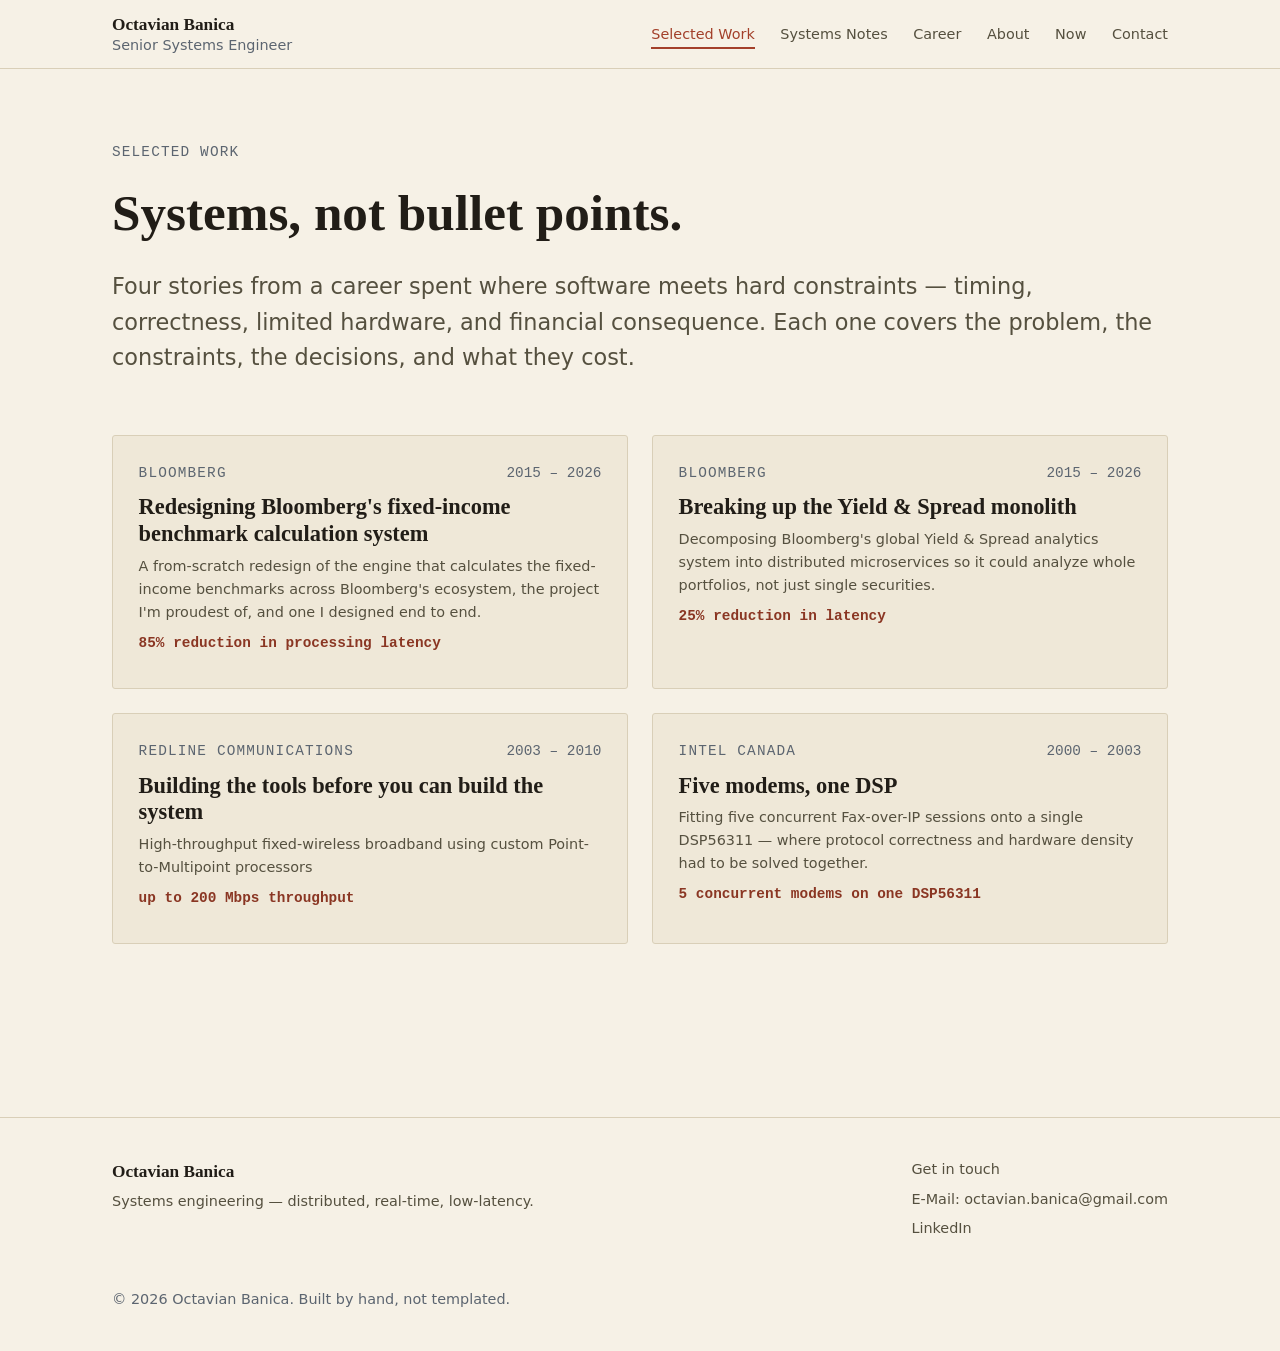
<file: work/index.html>
<!doctype html>
<html lang="en">
  <head>
    <meta charset="utf-8" />
    <meta name="viewport" content="width=device-width, initial-scale=1" />
    <link rel="icon" type="image/svg+xml" href="../assets/favicon.svg" />
    <title>Selected Work — Octavian Banica</title>
    <meta name="description" content="Four engineering stories spanning fixed-income analytics, distributed systems, custom wireless hardware, and constrained DSP telephony." />
    <link rel="canonical" href="https://octavianbanica.com/work/" />
    <meta property="og:type" content="website" />
    <meta property="og:title" content="Selected Work — Octavian Banica" />
    <meta property="og:description" content="Four engineering stories spanning fixed-income analytics, distributed systems, custom wireless hardware, and constrained DSP telephony." />
    <meta property="og:url" content="https://octavianbanica.com/work/" />
    <meta property="og:image" content="https://raw.githubusercontent.com/OctavianBanicaUS/OctavianBanicaWeb/main/public/images/og-default.jpg" />
    <meta property="og:site_name" content="Octavian Banica" />
    <meta name="twitter:card" content="summary_large_image" />
    <meta name="twitter:title" content="Selected Work — Octavian Banica" />
    <meta name="twitter:description" content="Four engineering stories spanning fixed-income analytics, distributed systems, custom wireless hardware, and constrained DSP telephony." />
    <meta name="twitter:image" content="https://raw.githubusercontent.com/OctavianBanicaUS/OctavianBanicaWeb/main/public/images/og-default.jpg" />

    <link rel="stylesheet" href="../css/site.css" />
  </head>
  
  <body>
    <a href="#main" class="skip-link">Skip to content</a>
    <header class="site-header">
      <div class="bar container-wide">
        <a href="index.html" class="wordmark">Octavian Banica<span class="wordmark-role">Senior Systems Engineer</span></a>
        <button class="menu-toggle" id="menu-toggle" aria-expanded="false" aria-controls="site-nav"><span class="visually-hidden">Toggle navigation</span><span class="menu-icon" aria-hidden="true"></span></button>
        <nav id="site-nav" class="site-nav" aria-label="Primary">
          <ul>
            <li><a href="." aria-current="page">Selected Work</a></li>
            <li><a href="../notes">Systems Notes</a></li>
            <li><a href="../career">Career</a></li>
            <li><a href="../about">About</a></li>
            <li><a href="../now">Now</a></li>
            <li><a href="../contact">Contact</a></li>
          </ul>
        </nav>
      </div>
    </header>
  
    <main id="main">
      <header class="container page-header">
        <p class="eyebrow">Selected Work</p>
        <h1>Systems, not bullet points.</h1>
        <p class="lede">Four stories from a career spent where software meets hard constraints — timing, correctness, limited hardware, and financial consequence. Each one covers the problem, the constraints, the decisions, and what they cost.</p>
      </header>
      <section class="container-wide work-list">
        <a class="work-card" href="benchmark-system">
          <div class="work-card-meta">
            <span class="eyebrow">Bloomberg</span>
            <span class="work-card-period">2015 – 2026</span>
          </div>
          <h2>Redesigning Bloomberg&#x27;s fixed-income benchmark calculation system</h2>
          <p>
            A from-scratch redesign of the engine that calculates the fixed-income benchmarks across Bloomberg&#x27;s ecosystem, 
            the project I&#x27;m proudest of, and one I designed end to end.
          </p>
          <p class="work-card-metric">85% reduction in processing latency</p>
        </a>
        <a class="work-card" href="yas-microservices">
          <div class="work-card-meta">
            <span class="eyebrow">Bloomberg</span>
            <span class="work-card-period">2015 – 2026</span>
          </div>
          <h2>Breaking up the Yield &amp; Spread monolith</h2>
          <p>
            Decomposing Bloomberg&#x27;s global Yield &amp; Spread analytics system into distributed microservices 
            so it could analyze whole portfolios, not just single securities.
          </p>
          <p class="work-card-metric">
            25% reduction in latency
          </p>
        </a>
        <a class="work-card" href="redline-wireless-security">
          <div class="work-card-meta">
            <span class="eyebrow">Redline Communications</span>
            <span class="work-card-period">2003 – 2010</span>
          </div>
          <h2>Building the tools before you can build the system</h2>
          <p>
            High-throughput fixed-wireless broadband using custom Point-to-Multipoint processors
          </p>
          <p class="work-card-metric">up to 200 Mbps throughput</p>
        </a>
        <a class="work-card" href="intel-fax-over-ip">
          <div class="work-card-meta">
            <span class="eyebrow">Intel Canada</span>
            <span class="work-card-period">2000 – 2003</span>
          </div>
          <h2>Five modems, one DSP</h2>
          <p>
            Fitting five concurrent Fax-over-IP sessions onto a single DSP56311 — where protocol correctness and hardware density had to be solved together.
          </p>
          <p class="work-card-metric">5 concurrent modems on one DSP56311</p>
        </a>
      </section>
    </main>

    <footer class="site-footer">
      <div class="container-wide footer-grid">
        <div>
          <p class="footer-name">Octavian Banica</p>
          <p class="footer-tag">Systems engineering — distributed, real-time, low-latency.</p>
        </div>
        <ul class="footer-links">
          <li><a href="../contact">Get in touch</a></li>
          <li>
            <a href="mailto:octavian.banica@gmail.com">E-Mail: octavian.banica@gmail.com</a>
          </li>
          <li>
            <a href="https://www.linkedin.com/in/octavianbanica/" rel="me noopener noreferrer" target="_blank">LinkedIn</a>
          </li>
        </ul>
        <p class="footer-meta">© 2026 Octavian Banica. Built by hand, not templated.</p>
      </div>
    </footer>
    <script src="../js/site.js" defer></script>
  </body>
</html>
</file>
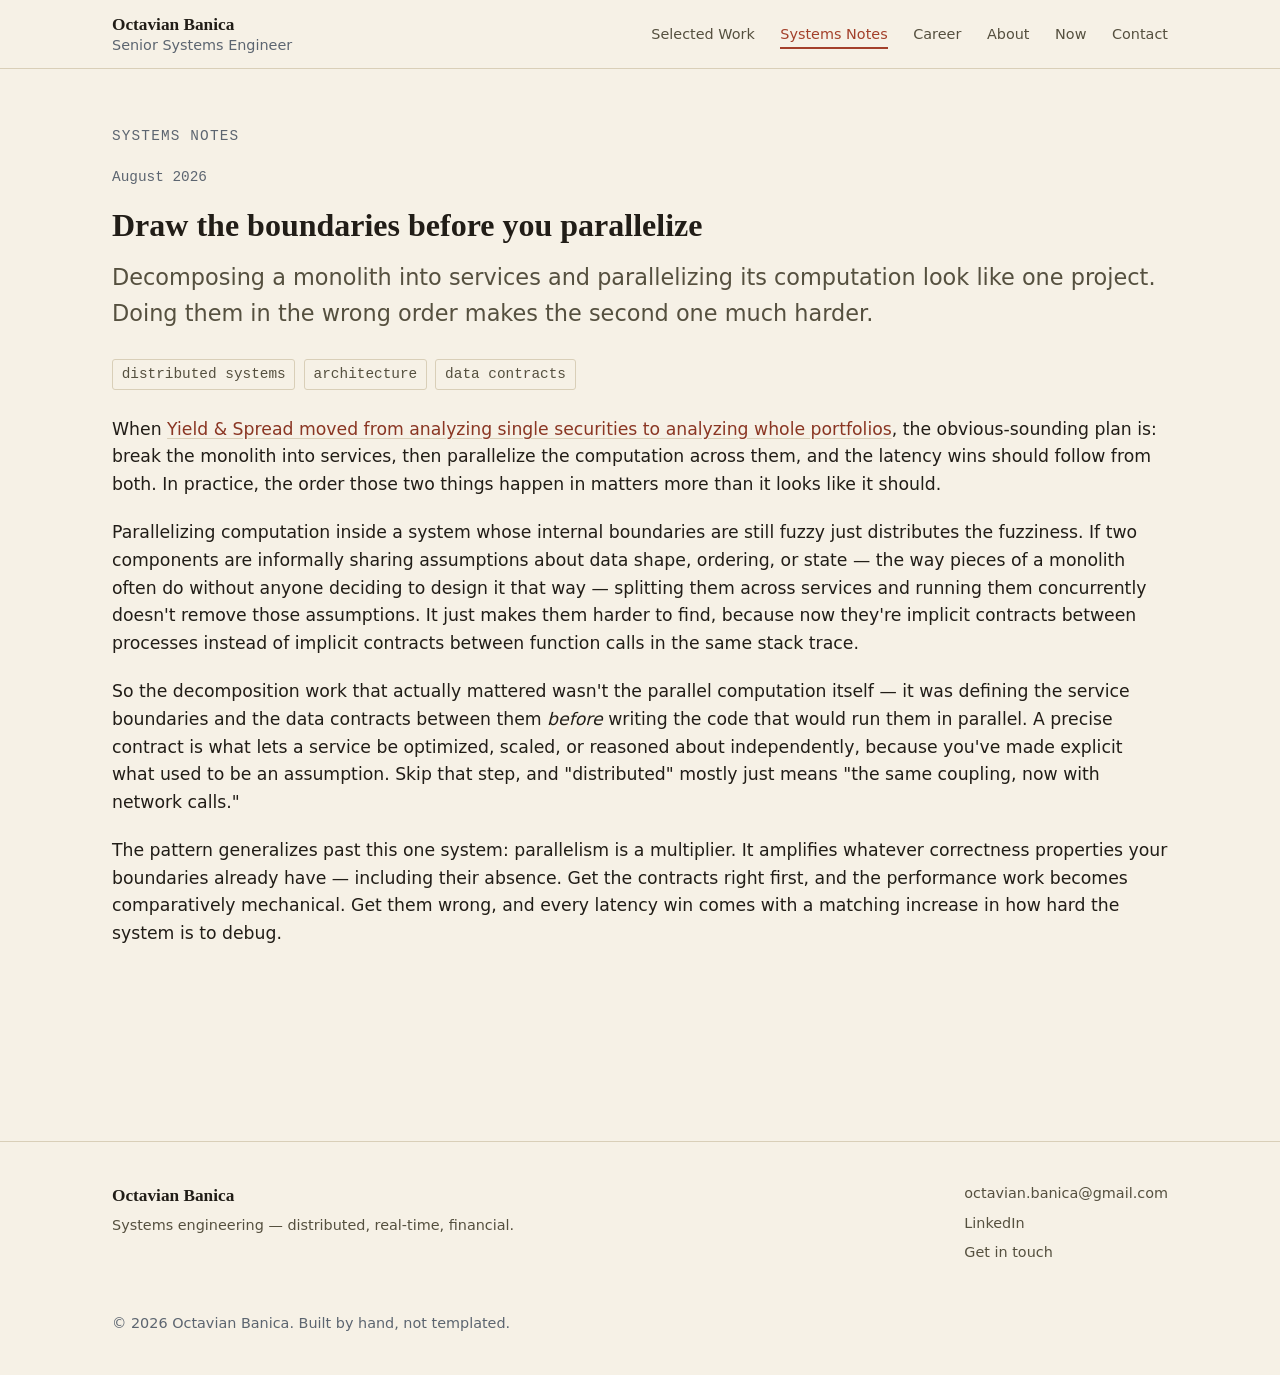
<file: notes/boundaries-before-parallelism/index.html>
<!doctype html>
<html lang="en">
  <head>
    <meta charset="utf-8" />
    <meta name="viewport" content="width=device-width, initial-scale=1" />
    <link rel="icon" type="image/svg+xml" href="../../assets/favicon.svg" />
    <title>Draw the boundaries before you parallelize — Octavian Banica</title>
    <meta name="description" content="Decomposing a monolith into services and parallelizing its computation look like one project. Doing them in the wrong order makes the second one much harder." />
    <link rel="canonical" href="https://octavianbanica.com/notes/boundaries-before-parallelism/" />
    <meta property="og:type" content="article" />
    <meta property="og:title" content="Draw the boundaries before you parallelize — Octavian Banica" />
    <meta property="og:description" content="Decomposing a monolith into services and parallelizing its computation look like one project. Doing them in the wrong order makes the second one much harder." />
    <meta property="og:url" content="https://octavianbanica.com/notes/boundaries-before-parallelism/" />
    <meta property="og:image" content="https://raw.githubusercontent.com/OctavianBanicaUS/OctavianBanicaWeb/main/public/images/og-default.jpg" />
    <meta property="og:site_name" content="Octavian Banica" />
    <meta name="twitter:card" content="summary_large_image" />
    <meta name="twitter:title" content="Draw the boundaries before you parallelize — Octavian Banica" />
    <meta name="twitter:description" content="Decomposing a monolith into services and parallelizing its computation look like one project. Doing them in the wrong order makes the second one much harder." />
    <meta name="twitter:image" content="https://raw.githubusercontent.com/OctavianBanicaUS/OctavianBanicaWeb/main/public/images/og-default.jpg" />

    <link rel="stylesheet" href="../../css/site.css" />
  </head>
  <body>
    <a href="#main" class="skip-link">Skip to content</a>
    <header class="site-header">
      <div class="bar container-wide">
        <a href="index.html" class="wordmark">Octavian Banica<span class="wordmark-role">Senior Systems Engineer</span></a>
        <button class="menu-toggle" id="menu-toggle" aria-expanded="false" aria-controls="site-nav"><span class="visually-hidden">Toggle navigation</span><span class="menu-icon" aria-hidden="true"></span></button>
        <nav id="site-nav" class="site-nav" aria-label="Primary">
          <ul>
            <li><a href="../../work">Selected Work</a></li>
            <li><a href=".." aria-current="page">Systems Notes</a></li>
            <li><a href="../../career">Career</a></li>
            <li><a href="../../about">About</a></li>
            <li><a href="../../now">Now</a></li>
            <li><a href="../../contact">Contact</a></li>
          </ul>
        </nav>
      </div>
    </header>
    <main id="main">
      <article class="container story">
        <p class="eyebrow"><a href=".." class="back-link">Systems Notes</a></p>
        <time class="meta-row" datetime="2026-08-17T00:00:00.000Z">August 2026</time>
        <h1>Draw the boundaries before you parallelize</h1>
        <p class="lede">Decomposing a monolith into services and parallelizing its computation look like one project. Doing them in the wrong order makes the second one much harder.</p>
        <ul class="tag-list" aria-label="Topics">
          <li>distributed systems</li>
          <li>architecture</li>
          <li>data contracts</li>
        </ul>
        <div class="prose">
          <p>
            When
            <a href="../../work/yas-microservices">Yield &amp; Spread moved from analyzing single securities to analyzing whole portfolios</a>, the obvious-sounding plan is: break the monolith into services, then parallelize the computation across them, and the latency wins should follow from both. In practice, the
            order those two things happen in matters more than it looks like it should.
          </p>
          <p>
            Parallelizing computation inside a system whose internal boundaries are still fuzzy just distributes the fuzziness. If two components are informally sharing assumptions about data shape, ordering, or state — the way pieces of a monolith often do without anyone deciding to design it that way — splitting them
            across services and running them concurrently doesn't remove those assumptions. It just makes them harder to find, because now they're implicit contracts between processes instead of implicit contracts between function calls in the same stack trace.
          </p>
          <p>
            So the decomposition work that actually mattered wasn't the parallel computation itself — it was defining the service boundaries and the data contracts between them <em>before</em> writing the code that would run them in parallel. A precise contract is what lets a service be optimized, scaled, or reasoned
            about independently, because you've made explicit what used to be an assumption. Skip that step, and "distributed" mostly just means "the same coupling, now with network calls."
          </p>
          <p>
            The pattern generalizes past this one system: parallelism is a multiplier. It amplifies whatever correctness properties your boundaries already have — including their absence. Get the contracts right first, and the performance work becomes comparatively mechanical. Get them wrong, and every latency win
            comes with a matching increase in how hard the system is to debug.
          </p>
        </div>
      </article>
    </main>
    <footer class="site-footer">
      <div class="container-wide footer-grid">
        <div>
          <p class="footer-name">Octavian Banica</p>
          <p class="footer-tag">Systems engineering — distributed, real-time, financial.</p>
        </div>
        <ul class="footer-links">
          <li>
            <a href="mailto:octavian.banica@gmail.com">octavian.banica@gmail.com</a>
          </li>
          <li>
            <a href="https://www.linkedin.com/in/octavianbanica/" rel="me noopener noreferrer" target="_blank">LinkedIn</a>
          </li>
          <li><a href="../../contact">Get in touch</a></li>
        </ul>
        <p class="footer-meta">© 2026 Octavian Banica. Built by hand, not templated.</p>
      </div>
    </footer>
    <script src="../../js/site.js" defer></script>
  </body>
</html>
</file>
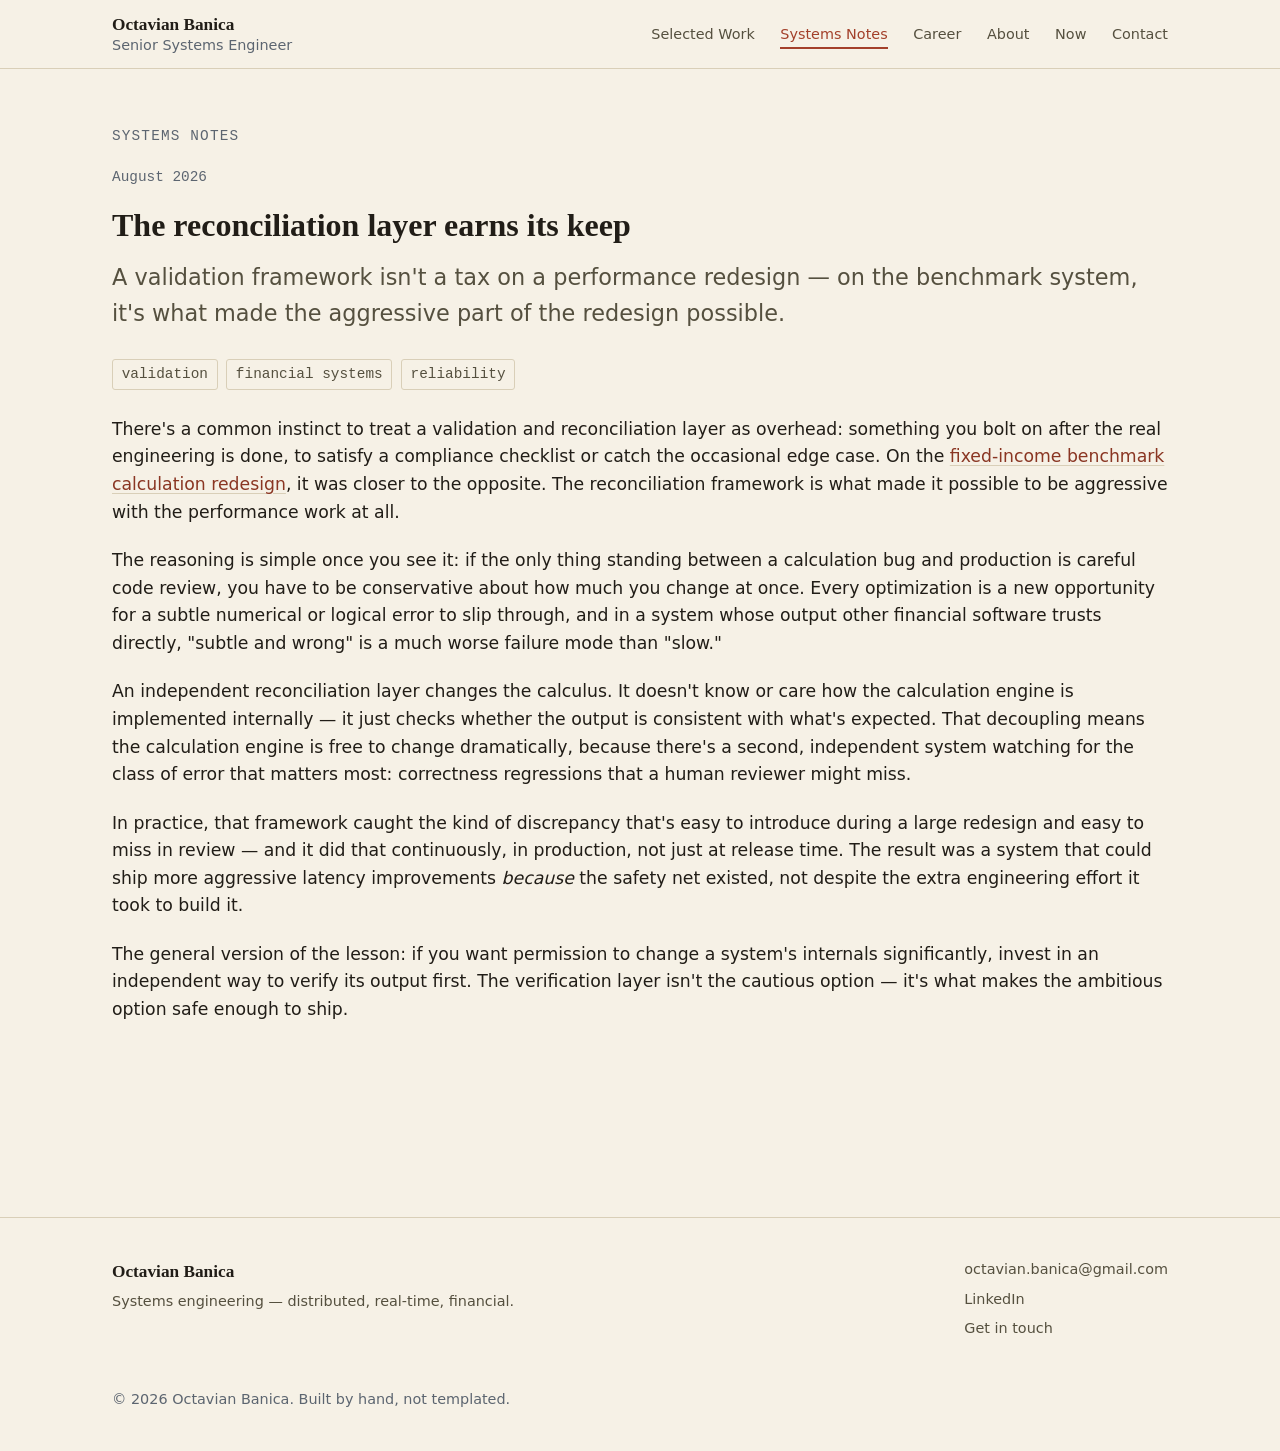
<file: notes/reconciliation-earns-its-keep/index.html>
<!doctype html>
<html lang="en">
  <head>
    <meta charset="utf-8" />
    <meta name="viewport" content="width=device-width, initial-scale=1" />
    <link rel="icon" type="image/svg+xml" href="../../assets/favicon.svg" />
    <title>The reconciliation layer earns its keep — Octavian Banica</title>
    <meta name="description" content="A validation framework isn&#x27;t a tax on a performance redesign — on the benchmark system, it&#x27;s what made the aggressive part of the redesign possible." />
    <link rel="canonical" href="https://octavianbanica.com/notes/reconciliation-earns-its-keep/" />
    <meta property="og:type" content="article" />
    <meta property="og:title" content="The reconciliation layer earns its keep — Octavian Banica" />
    <meta property="og:description" content="A validation framework isn&#x27;t a tax on a performance redesign — on the benchmark system, it&#x27;s what made the aggressive part of the redesign possible." />
    <meta property="og:url" content="https://octavianbanica.com/notes/reconciliation-earns-its-keep/" />
    <meta property="og:image" content="https://raw.githubusercontent.com/OctavianBanicaUS/OctavianBanicaWeb/main/public/images/og-default.jpg" />
    <meta property="og:site_name" content="Octavian Banica" />
    <meta name="twitter:card" content="summary_large_image" />
    <meta name="twitter:title" content="The reconciliation layer earns its keep — Octavian Banica" />
    <meta name="twitter:description" content="A validation framework isn&#x27;t a tax on a performance redesign — on the benchmark system, it&#x27;s what made the aggressive part of the redesign possible." />
    <meta name="twitter:image" content="https://raw.githubusercontent.com/OctavianBanicaUS/OctavianBanicaWeb/main/public/images/og-default.jpg" />

    <link rel="stylesheet" href="../../css/site.css" />
  </head>
  <body>
    <a href="#main" class="skip-link">Skip to content</a>
    <header class="site-header">
      <div class="bar container-wide">
        <a href="index.html" class="wordmark">Octavian Banica<span class="wordmark-role">Senior Systems Engineer</span></a>
        <button class="menu-toggle" id="menu-toggle" aria-expanded="false" aria-controls="site-nav"><span class="visually-hidden">Toggle navigation</span><span class="menu-icon" aria-hidden="true"></span></button>
        <nav id="site-nav" class="site-nav" aria-label="Primary">
          <ul>
            <li><a href="../../work">Selected Work</a></li>
            <li><a href=".." aria-current="page">Systems Notes</a></li>
            <li><a href="../../career">Career</a></li>
            <li><a href="../../about">About</a></li>
            <li><a href="../../now">Now</a></li>
            <li><a href="../../contact">Contact</a></li>
          </ul>
        </nav>
      </div>
    </header>
    <main id="main">
      <article class="container story">
        <p class="eyebrow"><a href=".." class="back-link">Systems Notes</a></p>
        <time class="meta-row" datetime="2026-08-17T00:00:00.000Z">August 2026</time>
        <h1>The reconciliation layer earns its keep</h1>
        <p class="lede">A validation framework isn&#x27;t a tax on a performance redesign — on the benchmark system, it&#x27;s what made the aggressive part of the redesign possible.</p>
        <ul class="tag-list" aria-label="Topics">
          <li>validation</li>
          <li>financial systems</li>
          <li>reliability</li>
        </ul>
        <div class="prose">
          <p>
            There's a common instinct to treat a validation and reconciliation layer as overhead: something you bolt on after the real engineering is done, to satisfy a compliance checklist or catch the occasional edge case. On the
            <a href="../../work/benchmark-system">fixed-income benchmark calculation redesign</a>, it was closer to the opposite. The reconciliation framework is what made it possible to be aggressive with the performance work at all.
          </p>
          <p>
            The reasoning is simple once you see it: if the only thing standing between a calculation bug and production is careful code review, you have to be conservative about how much you change at once. Every optimization is a new opportunity for a subtle numerical or logical error to slip through, and in a system
            whose output other financial software trusts directly, "subtle and wrong" is a much worse failure mode than "slow."
          </p>
          <p>
            An independent reconciliation layer changes the calculus. It doesn't know or care how the calculation engine is implemented internally — it just checks whether the output is consistent with what's expected. That decoupling means the calculation engine is free to change dramatically, because there's a
            second, independent system watching for the class of error that matters most: correctness regressions that a human reviewer might miss.
          </p>
          <p>
            In practice, that framework caught the kind of discrepancy that's easy to introduce during a large redesign and easy to miss in review — and it did that continuously, in production, not just at release time. The result was a system that could ship more aggressive latency improvements <em>because</em> the
            safety net existed, not despite the extra engineering effort it took to build it.
          </p>
          <p>The general version of the lesson: if you want permission to change a system's internals significantly, invest in an independent way to verify its output first. The verification layer isn't the cautious option — it's what makes the ambitious option safe enough to ship.</p>
        </div>
      </article>
    </main>
    <footer class="site-footer">
      <div class="container-wide footer-grid">
        <div>
          <p class="footer-name">Octavian Banica</p>
          <p class="footer-tag">Systems engineering — distributed, real-time, financial.</p>
        </div>
        <ul class="footer-links">
          <li>
            <a href="mailto:octavian.banica@gmail.com">octavian.banica@gmail.com</a>
          </li>
          <li>
            <a href="https://www.linkedin.com/in/octavianbanica/" rel="me noopener noreferrer" target="_blank">LinkedIn</a>
          </li>
          <li><a href="../../contact">Get in touch</a></li>
        </ul>
        <p class="footer-meta">© 2026 Octavian Banica. Built by hand, not templated.</p>
      </div>
    </footer>
    <script src="../../js/site.js" defer></script>
  </body>
</html>
</file>
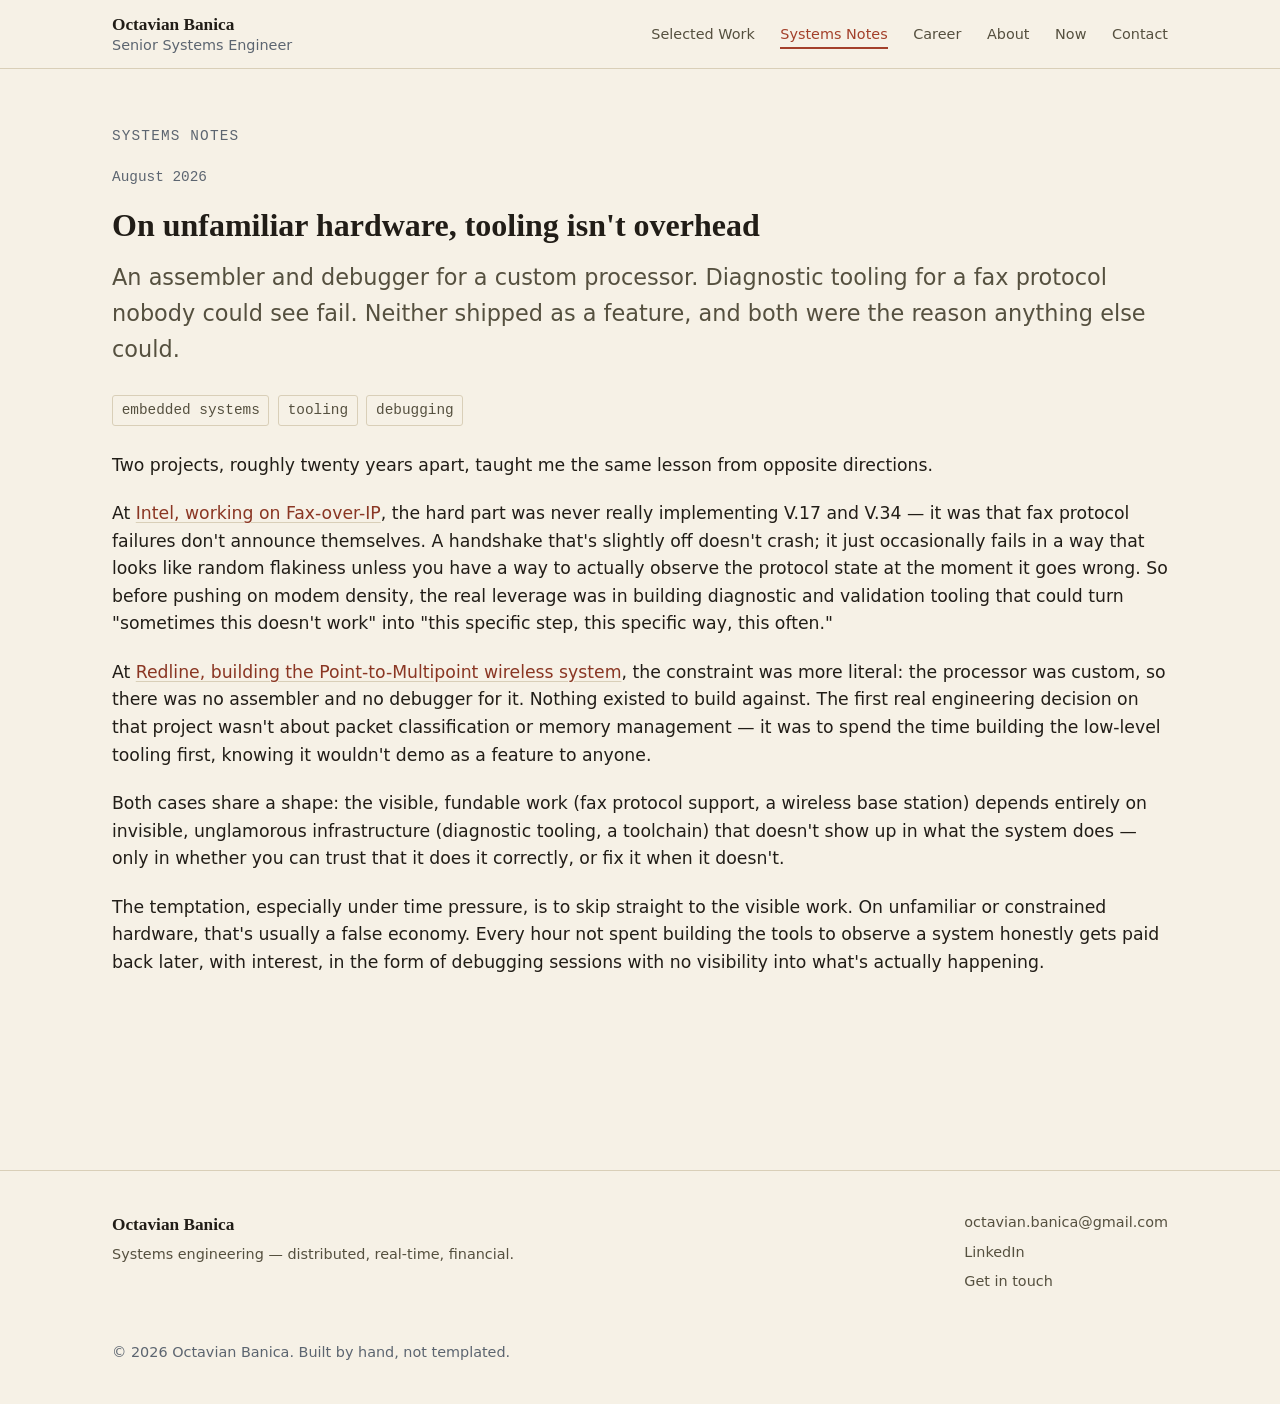
<file: notes/tooling-is-not-overhead/index.html>
<!doctype html>
<html lang="en">
  <head>
    <meta charset="utf-8" />
    <meta name="viewport" content="width=device-width, initial-scale=1" />
    <link rel="icon" type="image/svg+xml" href="../../assets/favicon.svg" />
    <title>On unfamiliar hardware, tooling isn&#x27;t overhead — Octavian Banica</title>
    <meta name="description" content="An assembler and debugger for a custom processor. Diagnostic tooling for a fax protocol nobody could see fail. Neither shipped as a feature, and both were the reason anything else could." />
    <link rel="canonical" href="https://octavianbanica.com/notes/tooling-is-not-overhead/" />
    <meta property="og:type" content="article" />
    <meta property="og:title" content="On unfamiliar hardware, tooling isn&#x27;t overhead — Octavian Banica" />
    <meta property="og:description" content="An assembler and debugger for a custom processor. Diagnostic tooling for a fax protocol nobody could see fail. Neither shipped as a feature, and both were the reason anything else could." />
    <meta property="og:url" content="https://octavianbanica.com/notes/tooling-is-not-overhead/" />
    <meta property="og:image" content="https://raw.githubusercontent.com/OctavianBanicaUS/OctavianBanicaWeb/main/public/images/og-default.jpg" />
    <meta property="og:site_name" content="Octavian Banica" />
    <meta name="twitter:card" content="summary_large_image" />
    <meta name="twitter:title" content="On unfamiliar hardware, tooling isn&#x27;t overhead — Octavian Banica" />
    <meta name="twitter:description" content="An assembler and debugger for a custom processor. Diagnostic tooling for a fax protocol nobody could see fail. Neither shipped as a feature, and both were the reason anything else could." />
    <meta name="twitter:image" content="https://raw.githubusercontent.com/OctavianBanicaUS/OctavianBanicaWeb/main/public/images/og-default.jpg" />

    <link rel="stylesheet" href="../../css/site.css" />
  </head>
  <body>
    <a href="#main" class="skip-link">Skip to content</a>
    <header class="site-header">
      <div class="bar container-wide">
        <a href="index.html" class="wordmark">Octavian Banica<span class="wordmark-role">Senior Systems Engineer</span></a>
        <button class="menu-toggle" id="menu-toggle" aria-expanded="false" aria-controls="site-nav"><span class="visually-hidden">Toggle navigation</span><span class="menu-icon" aria-hidden="true"></span></button>
        <nav id="site-nav" class="site-nav" aria-label="Primary">
          <ul>
            <li><a href="../../work">Selected Work</a></li>
            <li><a href=".." aria-current="page">Systems Notes</a></li>
            <li><a href="../../career">Career</a></li>
            <li><a href="../../about">About</a></li>
            <li><a href="../../now">Now</a></li>
            <li><a href="../../contact">Contact</a></li>
          </ul>
        </nav>
      </div>
    </header>
    <main id="main">
      <article class="container story">
        <p class="eyebrow"><a href=".." class="back-link">Systems Notes</a></p>
        <time class="meta-row" datetime="2026-08-17T00:00:00.000Z">August 2026</time>
        <h1>On unfamiliar hardware, tooling isn&#x27;t overhead</h1>
        <p class="lede">An assembler and debugger for a custom processor. Diagnostic tooling for a fax protocol nobody could see fail. Neither shipped as a feature, and both were the reason anything else could.</p>
        <ul class="tag-list" aria-label="Topics">
          <li>embedded systems</li>
          <li>tooling</li>
          <li>debugging</li>
        </ul>
        <div class="prose">
          <p>Two projects, roughly twenty years apart, taught me the same lesson from opposite directions.</p>
          <p>
            At
            <a href="../../work/intel-fax-over-ip">Intel, working on Fax-over-IP</a>, the hard part was never really implementing V.17 and V.34 — it was that fax protocol failures don't announce themselves. A handshake that's slightly off doesn't crash; it just occasionally fails in a way that looks like random
            flakiness unless you have a way to actually observe the protocol state at the moment it goes wrong. So before pushing on modem density, the real leverage was in building diagnostic and validation tooling that could turn "sometimes this doesn't work" into "this specific step, this specific way, this often."
          </p>
          <p>
            At
            <a href="../../work/redline-wireless-security">Redline, building the Point-to-Multipoint wireless system</a>, the constraint was more literal: the processor was custom, so there was no assembler and no debugger for it. Nothing existed to build against. The first real engineering decision on that project
            wasn't about packet classification or memory management — it was to spend the time building the low-level tooling first, knowing it wouldn't demo as a feature to anyone.
          </p>
          <p>
            Both cases share a shape: the visible, fundable work (fax protocol support, a wireless base station) depends entirely on invisible, unglamorous infrastructure (diagnostic tooling, a toolchain) that doesn't show up in what the system does — only in whether you can trust that it does it correctly, or fix it
            when it doesn't.
          </p>
          <p>
            The temptation, especially under time pressure, is to skip straight to the visible work. On unfamiliar or constrained hardware, that's usually a false economy. Every hour not spent building the tools to observe a system honestly gets paid back later, with interest, in the form of debugging sessions with no
            visibility into what's actually happening.
          </p>
        </div>
      </article>
    </main>
    <footer class="site-footer">
      <div class="container-wide footer-grid">
        <div>
          <p class="footer-name">Octavian Banica</p>
          <p class="footer-tag">Systems engineering — distributed, real-time, financial.</p>
        </div>
        <ul class="footer-links">
          <li>
            <a href="mailto:octavian.banica@gmail.com">octavian.banica@gmail.com</a>
          </li>
          <li>
            <a href="https://www.linkedin.com/in/octavianbanica/" rel="me noopener noreferrer" target="_blank">LinkedIn</a>
          </li>
          <li><a href="../../contact">Get in touch</a></li>
        </ul>
        <p class="footer-meta">© 2026 Octavian Banica. Built by hand, not templated.</p>
      </div>
    </footer>
    <script src="../../js/site.js" defer></script>
  </body>
</html>
</file>
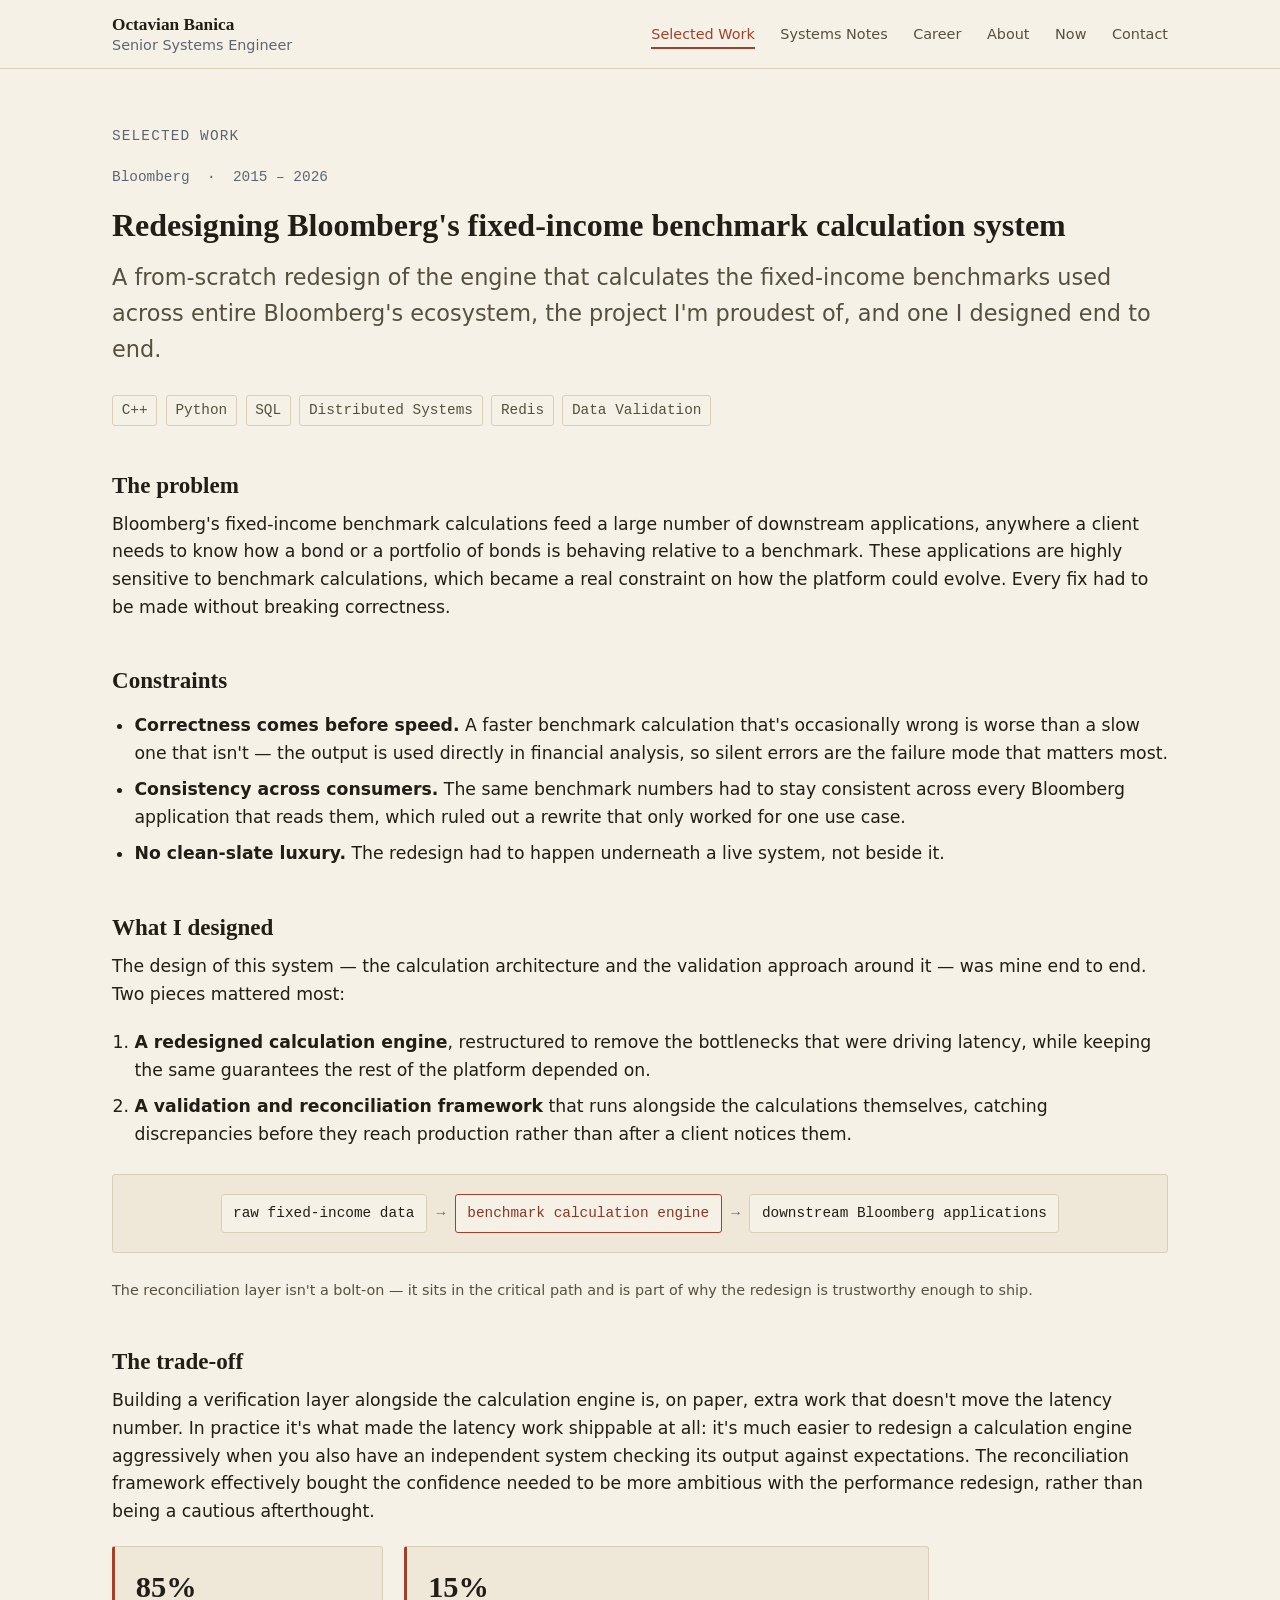
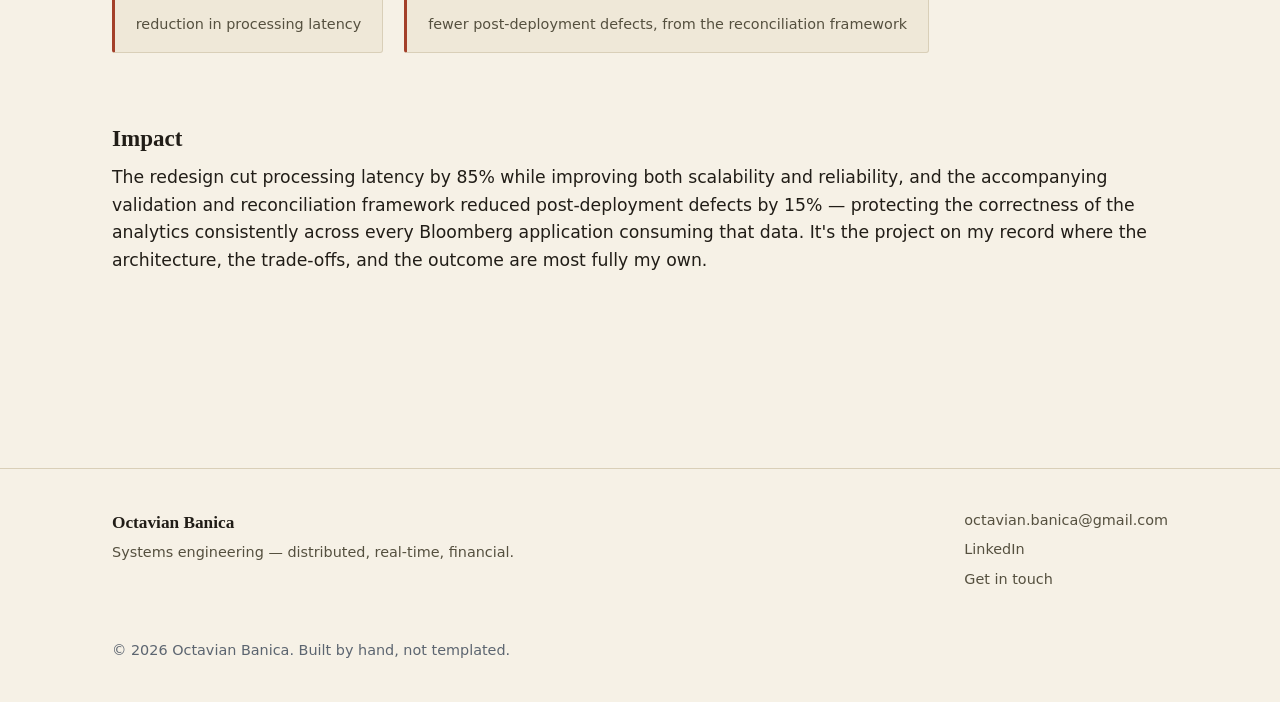
<file: work/benchmark-system/index.html>
<!doctype html>
<html lang="en">
  <head>
    <meta charset="utf-8" />
    <meta name="viewport" content="width=device-width, initial-scale=1" />
    <link rel="icon" type="image/svg+xml" href="../../assets/favicon.svg" />
    <title>Redesigning Bloomberg&#x27;s fixed-income benchmark calculation system — Octavian Banica</title>
    <meta name="description" content="A from-scratch redesign of the engine that calculates the fixed-income benchmarks across Bloomberg&#x27;s ecosystem, the project I&#x27;m proudest of, and one I designed end to end." />
    <link rel="canonical" href="https://octavianbanica.com/work/benchmark-system/" />
    <meta property="og:type" content="article" />
    <meta property="og:title" content="Redesigning Bloomberg&#x27;s fixed-income benchmark calculation system — Octavian Banica" />
    <meta property="og:description" content="A from-scratch redesign of the engine that calculates the fixed-income benchmarks across Bloomberg&#x27;s ecosystem, the project I&#x27;m proudest of, and one I designed end to end." />
    <meta property="og:url" content="https://octavianbanica.com/work/benchmark-system/" />
    <meta property="og:image" content="https://raw.githubusercontent.com/OctavianBanicaUS/OctavianBanicaWeb/main/public/images/og-default.jpg" />
    <meta property="og:site_name" content="Octavian Banica" />
    <meta name="twitter:card" content="summary_large_image" />
    <meta name="twitter:title" content="Redesigning Bloomberg&#x27;s fixed-income benchmark calculation system — Octavian Banica" />
    <meta name="twitter:description" content="A from-scratch redesign of the engine that calculates the fixed-income benchmarks across Bloomberg&#x27;s ecosystem, the project I&#x27;m proudest of, and one I designed end to end." />
    <meta name="twitter:image" content="https://raw.githubusercontent.com/OctavianBanicaUS/OctavianBanicaWeb/main/public/images/og-default.jpg" />
    <meta name="article:section" content="Bloomberg" />
    <link rel="stylesheet" href="../../css/site.css" />
  </head>
  <body>
    <a href="#main" class="skip-link">Skip to content</a>
    <header class="site-header">
      <div class="bar container-wide">
        <a href="index.html" class="wordmark"> Octavian Banica<span class="wordmark-role">Senior Systems Engineer</span> </a>
        <button class="menu-toggle" id="menu-toggle" aria-expanded="false" aria-controls="site-nav">
          <span class="visually-hidden">Toggle navigation</span>
          <span class="menu-icon" aria-hidden="true"></span>
        </button>
        <nav id="site-nav" class="site-nav" aria-label="Primary">
          <ul>
            <li><a href=".." aria-current="page">Selected Work</a></li>
            <li><a href="../../notes">Systems Notes</a></li>
            <li><a href="../../career">Career</a></li>
            <li><a href="../../about">About</a></li>
            <li><a href="../../now">Now</a></li>
            <li><a href="../../contact">Contact</a></li>
          </ul>
        </nav>
      </div>
    </header>
    <main id="main">
      <article class="container story">
        <p class="eyebrow"><a href=".." class="back-link">Selected Work</a></p>
        <div class="meta-row"><span>Bloomberg</span><span aria-hidden="true">·</span><span>2015 – 2026</span></div>
        <h1>Redesigning Bloomberg&#x27;s fixed-income benchmark calculation system</h1>
        <p class="lede">
          A from-scratch redesign of the engine that calculates the fixed-income benchmarks used across entire Bloomberg&#x27;s ecosystem, the project I&#x27;m proudest of, and one I designed end to end.
        </p>
        <ul class="tag-list" aria-label="Technologies involved">
          <li>C++</li>
          <li>Python</li>
          <li>SQL</li>
          <li>Distributed Systems</li>
          <li>Redis</li>
          <li>Data Validation</li>
        </ul>
        <div class="prose">
          <h2>The problem</h2>
          <p>
            Bloomberg's fixed-income benchmark calculations feed a large number of downstream applications, anywhere a client needs to know how a bond or a portfolio of bonds is behaving relative to a benchmark. These applications are highly sensitive to benchmark calculations, which became a real constraint on how the
            platform could evolve. Every fix had to be made without breaking correctness.
          </p>
          <!--      
          <p>
            This is the part of the job that doesn't show up cleanly in a resume
            bullet: you're not just optimizing an isolated service, you're
            changing the engine underneath a system that a lot of other,
            unrelated software already trusts.
          </p>
          -->
          <h2>Constraints</h2>
          <ul>
            <li><strong>Correctness comes before speed.</strong> A faster benchmark calculation that's occasionally wrong is worse than a slow one that isn't — the output is used directly in financial analysis, so silent errors are the failure mode that matters most.</li>
            <li><strong>Consistency across consumers.</strong> The same benchmark numbers had to stay consistent across every Bloomberg application that reads them, which ruled out a rewrite that only worked for one use case.</li>
            <li><strong>No clean-slate luxury.</strong> The redesign had to happen underneath a live system, not beside it.</li>
          </ul>

          <h2>What I designed</h2>
          <p>The design of this system — the calculation architecture and the validation approach around it — was mine end to end. Two pieces mattered most:</p>
          <ol>
            <li><strong>A redesigned calculation engine</strong>, restructured to remove the bottlenecks that were driving latency, while keeping the same guarantees the rest of the platform depended on.</li>
            <li><strong>A validation and reconciliation framework</strong> that runs alongside the calculations themselves, catching discrepancies before they reach production rather than after a client notices them.</li>
          </ol>

          <div class="flow" role="img" aria-label="Data flows from calculation through validation and reconciliation before reaching downstream Bloomberg applications">
            <span class="flow-step">raw fixed-income data</span>
            <span class="flow-arrow" aria-hidden="true">→</span>
            <span class="flow-step is-accent">benchmark calculation engine</span>
            <span class="flow-arrow" aria-hidden="true">→</span>
            <span class="flow-step">downstream Bloomberg applications</span>
          </div>

          <p class="flow-caption">The reconciliation layer isn't a bolt-on — it sits in the critical path and is part of why the redesign is trustworthy enough to ship.</p>

          <h2>The trade-off</h2>
          <p>
            Building a verification layer alongside the calculation engine is, on paper, extra work that doesn't move the latency number. In practice it's what made the latency work shippable at all: it's much easier to redesign a calculation engine aggressively when you also have an independent system checking its
            output against expectations. The reconciliation framework effectively bought the confidence needed to be more ambitious with the performance redesign, rather than being a cautious afterthought.
          </p>

          <div class="stat-callout">
            <span class="stat-number">85%</span>
            <span class="stat-label">reduction in processing latency</span>
          </div>

          <div class="stat-callout">
            <span class="stat-number">15%</span>
            <span class="stat-label">fewer post-deployment defects, from the reconciliation framework</span>
          </div>
          <h2>Impact</h2>
          <p>
            The redesign cut processing latency by 85% while improving both scalability and reliability, and the accompanying validation and reconciliation framework reduced post-deployment defects by 15% — protecting the correctness of the analytics consistently across every Bloomberg application consuming that data.
            It's the project on my record where the architecture, the trade-offs, and the outcome are most fully my own.
          </p>
        </div>
      </article>
    </main>
    <footer class="site-footer">
      <div class="container-wide footer-grid">
        <div>
          <p class="footer-name">Octavian Banica</p>
          <p class="footer-tag">Systems engineering — distributed, real-time, financial.</p>
        </div>
        <ul class="footer-links">
          <li>
            <a href="mailto:octavian.banica@gmail.com">octavian.banica@gmail.com</a>
          </li>
          <li>
            <a href="https://www.linkedin.com/in/octavianbanica/" rel="me noopener noreferrer" target="_blank">LinkedIn</a>
          </li>
          <li><a href="../../contact">Get in touch</a></li>
        </ul>
        <p class="footer-meta">© 2026 Octavian Banica. Built by hand, not templated.</p>
      </div>
    </footer>
    <script src="../../js/site.js" defer></script>
  </body>
</html>
</file>
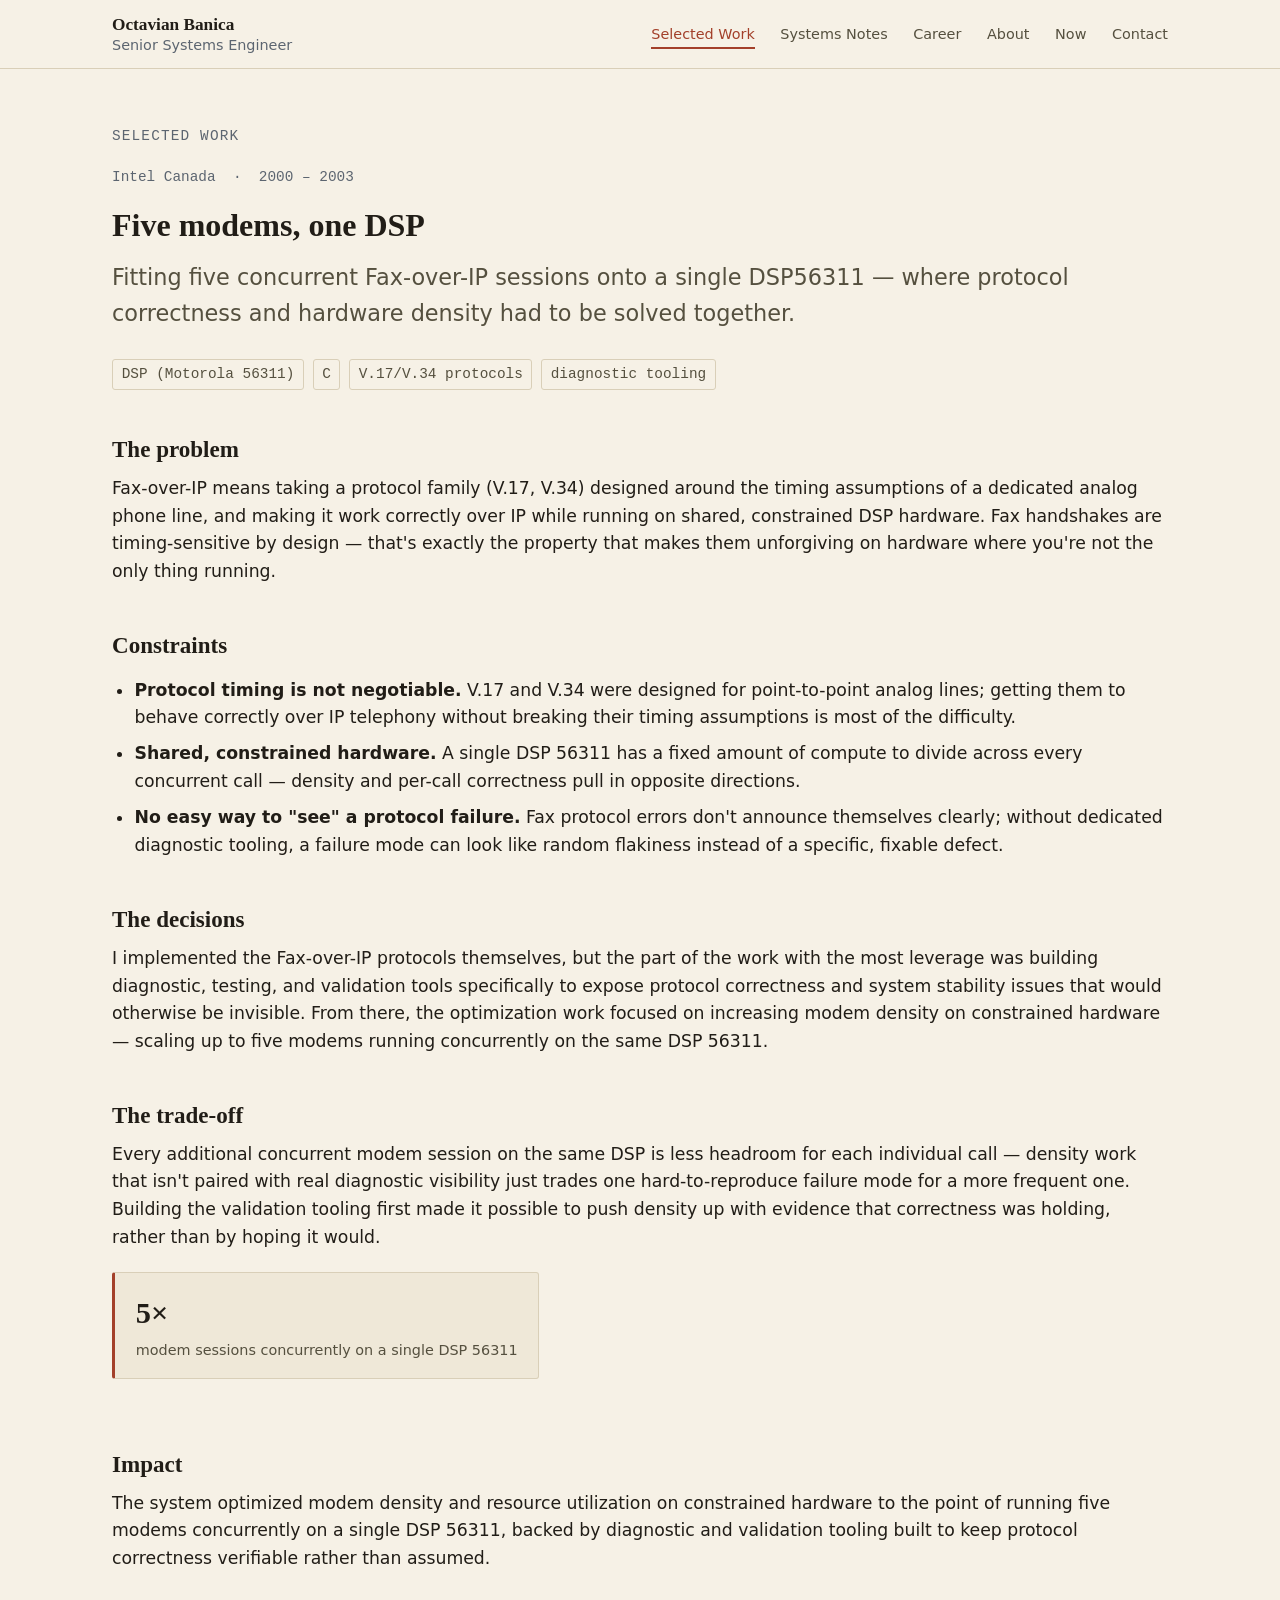
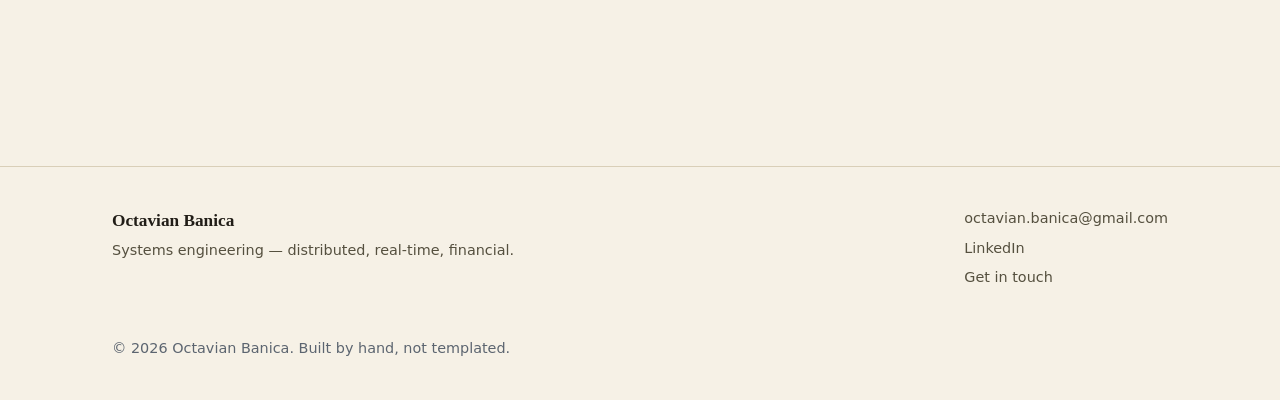
<file: work/intel-fax-over-ip/index.html>
<!doctype html>
<html lang="en">
  <head>
    <meta charset="utf-8" />
    <meta name="viewport" content="width=device-width, initial-scale=1" />
    <link rel="icon" type="image/svg+xml" href="../../assets/favicon.svg" />
    <title>Five modems, one DSP — Octavian Banica</title>
    <meta name="description" content="Fitting five concurrent Fax-over-IP sessions onto a single DSP56311 — where protocol correctness and hardware density had to be solved together." />
    <link rel="canonical" href="https://octavianbanica.com/work/intel-fax-over-ip/" />
    <meta property="og:type" content="article" />
    <meta property="og:title" content="Five modems, one DSP — Octavian Banica" />
    <meta property="og:description" content="Fitting five concurrent Fax-over-IP sessions onto a single DSP56311 — where protocol correctness and hardware density had to be solved together." />
    <meta property="og:url" content="https://octavianbanica.com/work/intel-fax-over-ip/" />
    <meta property="og:image" content="https://raw.githubusercontent.com/OctavianBanicaUS/OctavianBanicaWeb/main/public/images/og-default.jpg" />
    <meta property="og:site_name" content="Octavian Banica" />
    <meta name="twitter:card" content="summary_large_image" />
    <meta name="twitter:title" content="Five modems, one DSP — Octavian Banica" />
    <meta name="twitter:description" content="Fitting five concurrent Fax-over-IP sessions onto a single DSP56311 — where protocol correctness and hardware density had to be solved together." />
    <meta name="twitter:image" content="https://raw.githubusercontent.com/OctavianBanicaUS/OctavianBanicaWeb/main/public/images/og-default.jpg" />
    <meta name="article:section" content="Intel Canada" />
    <link rel="stylesheet" href="../../css/site.css" />
  </head>
  <body>
    <a href="#main" class="skip-link">Skip to content</a>
    <header class="site-header">
      <div class="bar container-wide">
        <a href="index.html" class="wordmark">Octavian Banica<span class="wordmark-role">Senior Systems Engineer</span></a>
        <button class="menu-toggle" id="menu-toggle" aria-expanded="false" aria-controls="site-nav"><span class="visually-hidden">Toggle navigation</span><span class="menu-icon" aria-hidden="true"></span></button>
        <nav id="site-nav" class="site-nav" aria-label="Primary">
          <ul>
            <li><a href=".." aria-current="page">Selected Work</a></li>
            <li><a href="../../notes">Systems Notes</a></li>
            <li><a href="../../career">Career</a></li>
            <li><a href="../../about">About</a></li>
            <li><a href="../../now">Now</a></li>
            <li><a href="../../contact">Contact</a></li>
          </ul>
        </nav>
      </div>
    </header>
    <main id="main">
      <article class="container story">
        <p class="eyebrow"><a href=".." class="back-link">Selected Work</a></p>
        <div class="meta-row"><span>Intel Canada</span><span aria-hidden="true">·</span><span>2000 – 2003</span></div>
        <h1>Five modems, one DSP</h1>
        <p class="lede">Fitting five concurrent Fax-over-IP sessions onto a single DSP56311 — where protocol correctness and hardware density had to be solved together.</p>
        <ul class="tag-list" aria-label="Technologies involved">
          <li>DSP (Motorola 56311)</li>
          <li>C</li>
          <li>V.17/V.34 protocols</li>
          <li>diagnostic tooling</li>
        </ul>
        <div class="prose">
          <h2>The problem</h2>
          <p>
            Fax-over-IP means taking a protocol family (V.17, V.34) designed around the timing assumptions of a dedicated analog phone line, and making it work correctly over IP while running on shared, constrained DSP hardware. Fax handshakes are timing-sensitive by design — that's exactly the property that makes them
            unforgiving on hardware where you're not the only thing running.
          </p>
          <h2>Constraints</h2>
          <ul>
            <li><strong>Protocol timing is not negotiable.</strong> V.17 and V.34 were designed for point-to-point analog lines; getting them to behave correctly over IP telephony without breaking their timing assumptions is most of the difficulty.</li>
            <li><strong>Shared, constrained hardware.</strong> A single DSP 56311 has a fixed amount of compute to divide across every concurrent call — density and per-call correctness pull in opposite directions.</li>
            <li><strong>No easy way to "see" a protocol failure.</strong> Fax protocol errors don't announce themselves clearly; without dedicated diagnostic tooling, a failure mode can look like random flakiness instead of a specific, fixable defect.</li>
          </ul>
          <h2>The decisions</h2>
          <p>
            I implemented the Fax-over-IP protocols themselves, but the part of the work with the most leverage was building diagnostic, testing, and validation tools specifically to expose protocol correctness and system stability issues that would otherwise be invisible. From there, the optimization work focused on
            increasing modem density on constrained hardware — scaling up to five modems running concurrently on the same DSP 56311.
          </p>
          <h2>The trade-off</h2>
          <p>
            Every additional concurrent modem session on the same DSP is less headroom for each individual call — density work that isn't paired with real diagnostic visibility just trades one hard-to-reproduce failure mode for a more frequent one. Building the validation tooling first made it possible to push density
            up with evidence that correctness was holding, rather than by hoping it would.
          </p>
          <div class="stat-callout">
            <span class="stat-number">5×</span>
            <span class="stat-label">modem sessions concurrently on a single DSP 56311</span>
          </div>
          <h2>Impact</h2>
          <p>The system optimized modem density and resource utilization on constrained hardware to the point of running five modems concurrently on a single DSP 56311, backed by diagnostic and validation tooling built to keep protocol correctness verifiable rather than assumed.</p>
        </div>
      </article>
    </main>
    <footer class="site-footer">
      <div class="container-wide footer-grid">
        <div>
          <p class="footer-name">Octavian Banica</p>
          <p class="footer-tag">Systems engineering — distributed, real-time, financial.</p>
        </div>
        <ul class="footer-links">
          <li>
            <a href="mailto:octavian.banica@gmail.com">octavian.banica@gmail.com</a>
          </li>
          <li>
            <a href="https://www.linkedin.com/in/octavianbanica/" rel="me noopener noreferrer" target="_blank">LinkedIn</a>
          </li>
          <li><a href="../../contact">Get in touch</a></li>
        </ul>
        <p class="footer-meta">© 2026 Octavian Banica. Built by hand, not templated.</p>
      </div>
    </footer>
    <script src="../../js/site.js" defer></script>
  </body>
</html>
</file>
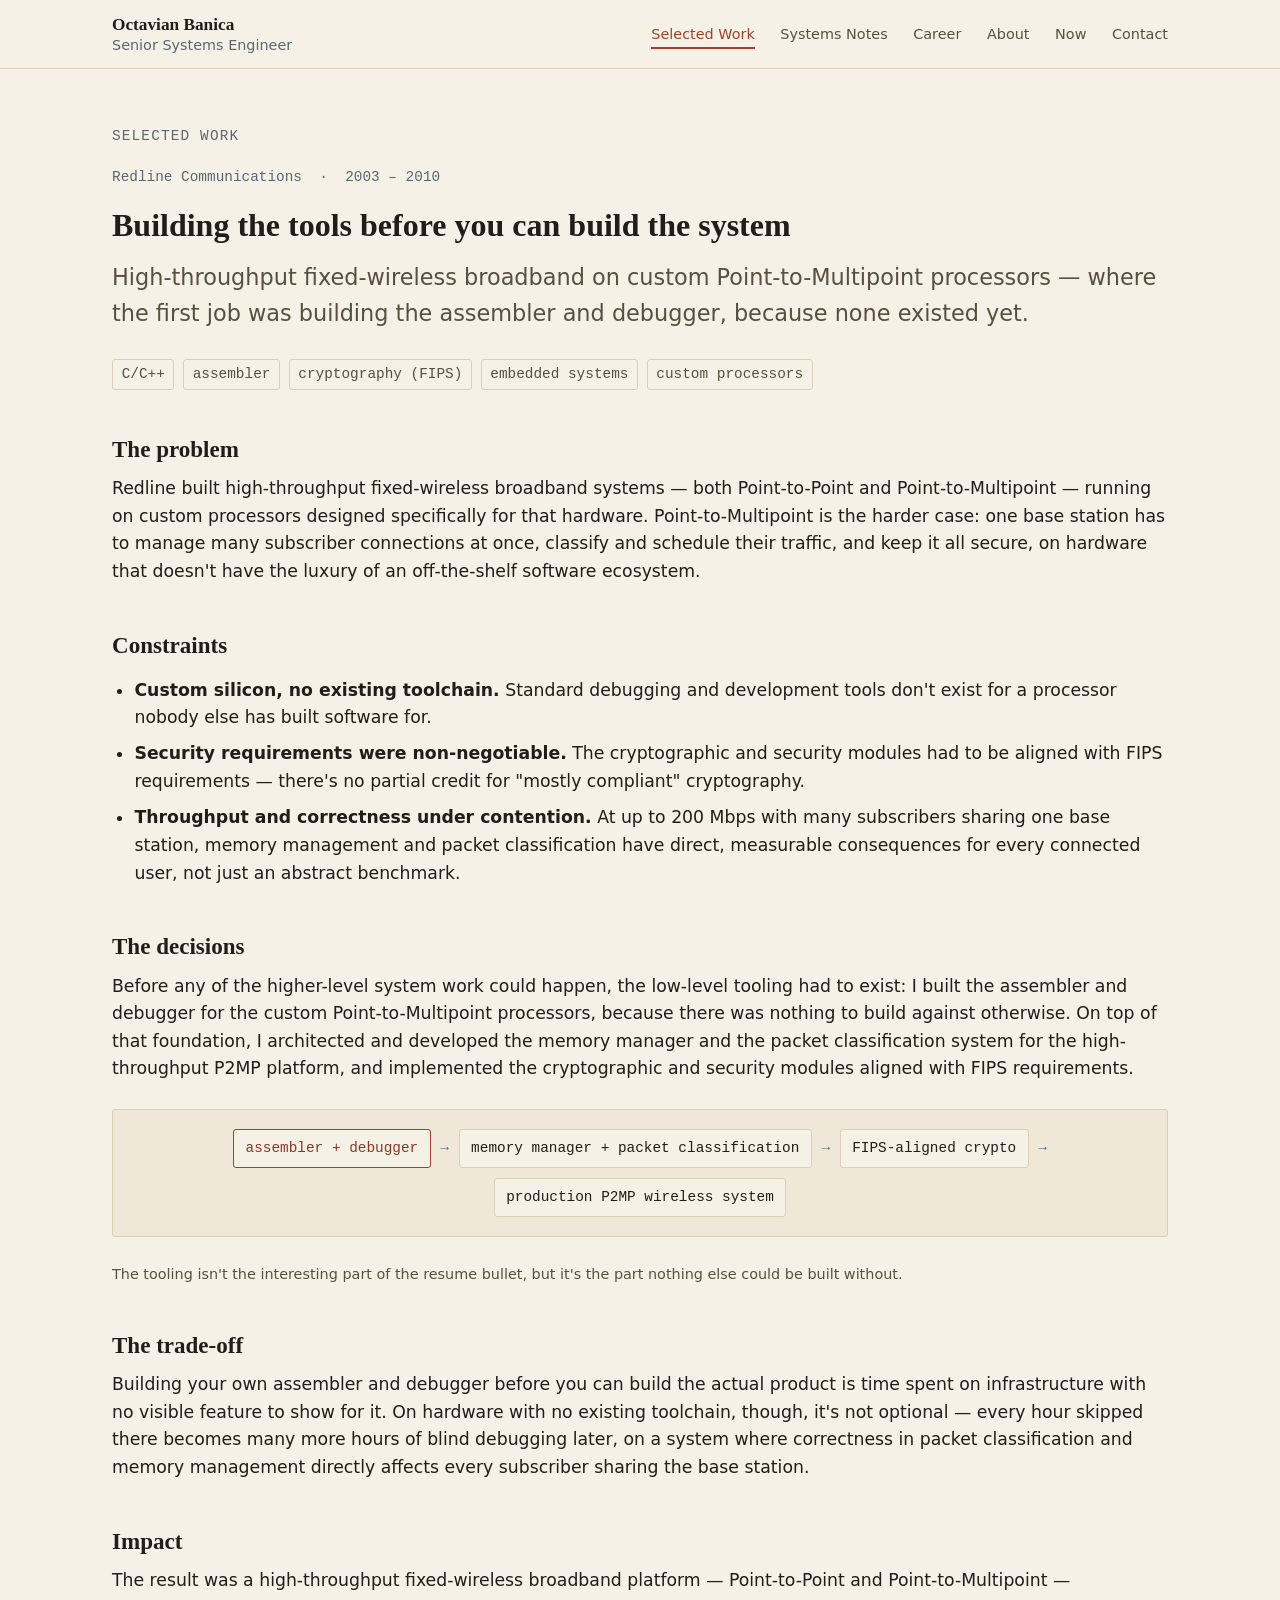
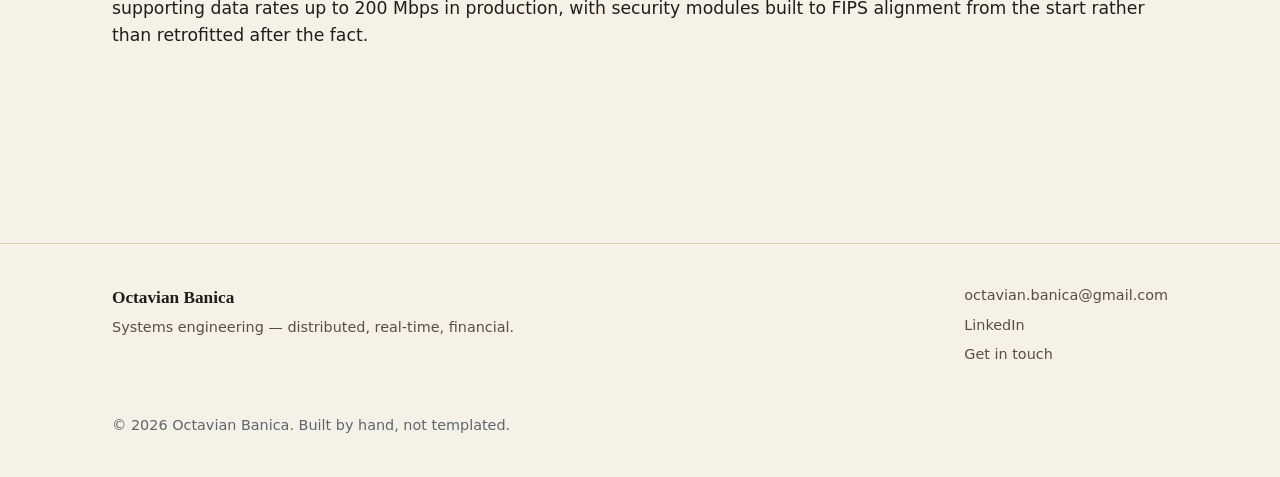
<file: work/redline-wireless-security/index.html>
<!doctype html>
<html lang="en">
  <head>
    <meta charset="utf-8" />
    <meta name="viewport" content="width=device-width, initial-scale=1" />
    <link rel="icon" type="image/svg+xml" href="../../assets/favicon.svg" />
    <title>Building the tools before you can build the system — Octavian Banica</title>
    <meta name="description" content="High-throughput fixed-wireless broadband on custom Point-to-Multipoint processors — where the first job was building the assembler and debugger, because none existed yet." />
    <link rel="canonical" href="https://octavianbanica.com/work/redline-wireless-security/" />
    <meta property="og:type" content="article" />
    <meta property="og:title" content="Building the tools before you can build the system — Octavian Banica" />
    <meta property="og:description" content="High-throughput fixed-wireless broadband on custom Point-to-Multipoint processors — where the first job was building the assembler and debugger, because none existed yet." />
    <meta property="og:url" content="https://octavianbanica.com/work/redline-wireless-security/" />
    <meta property="og:image" content="https://raw.githubusercontent.com/OctavianBanicaUS/OctavianBanicaWeb/main/public/images/og-default.jpg" />
    <meta property="og:site_name" content="Octavian Banica" />
    <meta name="twitter:card" content="summary_large_image" />
    <meta name="twitter:title" content="Building the tools before you can build the system — Octavian Banica" />
    <meta name="twitter:description" content="High-throughput fixed-wireless broadband on custom Point-to-Multipoint processors — where the first job was building the assembler and debugger, because none existed yet." />
    <meta name="twitter:image" content="https://raw.githubusercontent.com/OctavianBanicaUS/OctavianBanicaWeb/main/public/images/og-default.jpg" />
    <meta name="article:section" content="Redline Communications" />
    <link rel="stylesheet" href="../../css/site.css" />
  </head>
  <body>
    <a href="#main" class="skip-link">Skip to content</a>
    <header class="site-header">
      <div class="bar container-wide">
        <a href="index.html" class="wordmark">Octavian Banica<span class="wordmark-role">Senior Systems Engineer</span></a>
        <button class="menu-toggle" id="menu-toggle" aria-expanded="false" aria-controls="site-nav"><span class="visually-hidden">Toggle navigation</span><span class="menu-icon" aria-hidden="true"></span></button>
        <nav id="site-nav" class="site-nav" aria-label="Primary">
          <ul>
            <li><a href=".." aria-current="page">Selected Work</a></li>
            <li><a href="../../notes">Systems Notes</a></li>
            <li><a href="../../career">Career</a></li>
            <li><a href="../../about">About</a></li>
            <li><a href="../../now">Now</a></li>
            <li><a href="../../contact">Contact</a></li>
          </ul>
        </nav>
      </div>
    </header>
    <main id="main">
      <article class="container story">
        <p class="eyebrow"><a href=".." class="back-link">Selected Work</a></p>
        <div class="meta-row"><span>Redline Communications</span><span aria-hidden="true">·</span><span>2003 – 2010</span></div>
        <h1>Building the tools before you can build the system</h1>
        <p class="lede">High-throughput fixed-wireless broadband on custom Point-to-Multipoint processors — where the first job was building the assembler and debugger, because none existed yet.</p>
        <ul class="tag-list" aria-label="Technologies involved">
          <li>C/C++</li>
          <li>assembler</li>
          <li>cryptography (FIPS)</li>
          <li>embedded systems</li>
          <li>custom processors</li>
        </ul>
        <div class="prose">
          <h2>The problem</h2>
          <p>
            Redline built high-throughput fixed-wireless broadband systems — both Point-to-Point and Point-to-Multipoint — running on custom processors designed specifically for that hardware. Point-to-Multipoint is the harder case: one base station has to manage many subscriber connections at once, classify and
            schedule their traffic, and keep it all secure, on hardware that doesn't have the luxury of an off-the-shelf software ecosystem.
          </p>
          <h2>Constraints</h2>
          <ul>
            <li><strong>Custom silicon, no existing toolchain.</strong> Standard debugging and development tools don't exist for a processor nobody else has built software for.</li>
            <li><strong>Security requirements were non-negotiable.</strong> The cryptographic and security modules had to be aligned with FIPS requirements — there's no partial credit for "mostly compliant" cryptography.</li>
            <li><strong>Throughput and correctness under contention.</strong> At up to 200 Mbps with many subscribers sharing one base station, memory management and packet classification have direct, measurable consequences for every connected user, not just an abstract benchmark.</li>
          </ul>
          <h2>The decisions</h2>
          <p>
            Before any of the higher-level system work could happen, the low-level tooling had to exist: I built the assembler and debugger for the custom Point-to-Multipoint processors, because there was nothing to build against otherwise. On top of that foundation, I architected and developed the memory manager and
            the packet classification system for the high-throughput P2MP platform, and implemented the cryptographic and security modules aligned with FIPS requirements.
          </p>
          <div class="flow" role="img" aria-label="Build order: custom tooling first, then memory manager and packet classification, then FIPS-aligned security, enabling the production wireless system">
            <span class="flow-step is-accent">assembler + debugger</span>
            <span class="flow-arrow" aria-hidden="true">→</span>
            <span class="flow-step">memory manager + packet classification</span>
            <span class="flow-arrow" aria-hidden="true">→</span>
            <span class="flow-step">FIPS-aligned crypto</span>
            <span class="flow-arrow" aria-hidden="true">→</span>
            <span class="flow-step">production P2MP wireless system</span>
          </div>
          <p class="flow-caption">The tooling isn't the interesting part of the resume bullet, but it's the part nothing else could be built without.</p>
          <h2>The trade-off</h2>
          <p>
            Building your own assembler and debugger before you can build the actual product is time spent on infrastructure with no visible feature to show for it. On hardware with no existing toolchain, though, it's not optional — every hour skipped there becomes many more hours of blind debugging later, on a system
            where correctness in packet classification and memory management directly affects every subscriber sharing the base station.
          </p>
          <h2>Impact</h2>
          <p>The result was a high-throughput fixed-wireless broadband platform — Point-to-Point and Point-to-Multipoint — supporting data rates up to 200 Mbps in production, with security modules built to FIPS alignment from the start rather than retrofitted after the fact.</p>
        </div>
      </article>
    </main>
    <footer class="site-footer">
      <div class="container-wide footer-grid">
        <div>
          <p class="footer-name">Octavian Banica</p>
          <p class="footer-tag">Systems engineering — distributed, real-time, financial.</p>
        </div>
        <ul class="footer-links">
          <li>
            <a href="mailto:octavian.banica@gmail.com">octavian.banica@gmail.com</a>
          </li>
          <li>
            <a href="https://www.linkedin.com/in/octavianbanica/" rel="me noopener noreferrer" target="_blank">LinkedIn</a>
          </li>
          <li><a href="../../contact">Get in touch</a></li>
        </ul>
        <p class="footer-meta">© 2026 Octavian Banica. Built by hand, not templated.</p>
      </div>
    </footer>
    <script src="../../js/site.js" defer></script>
  </body>
</html>
</file>
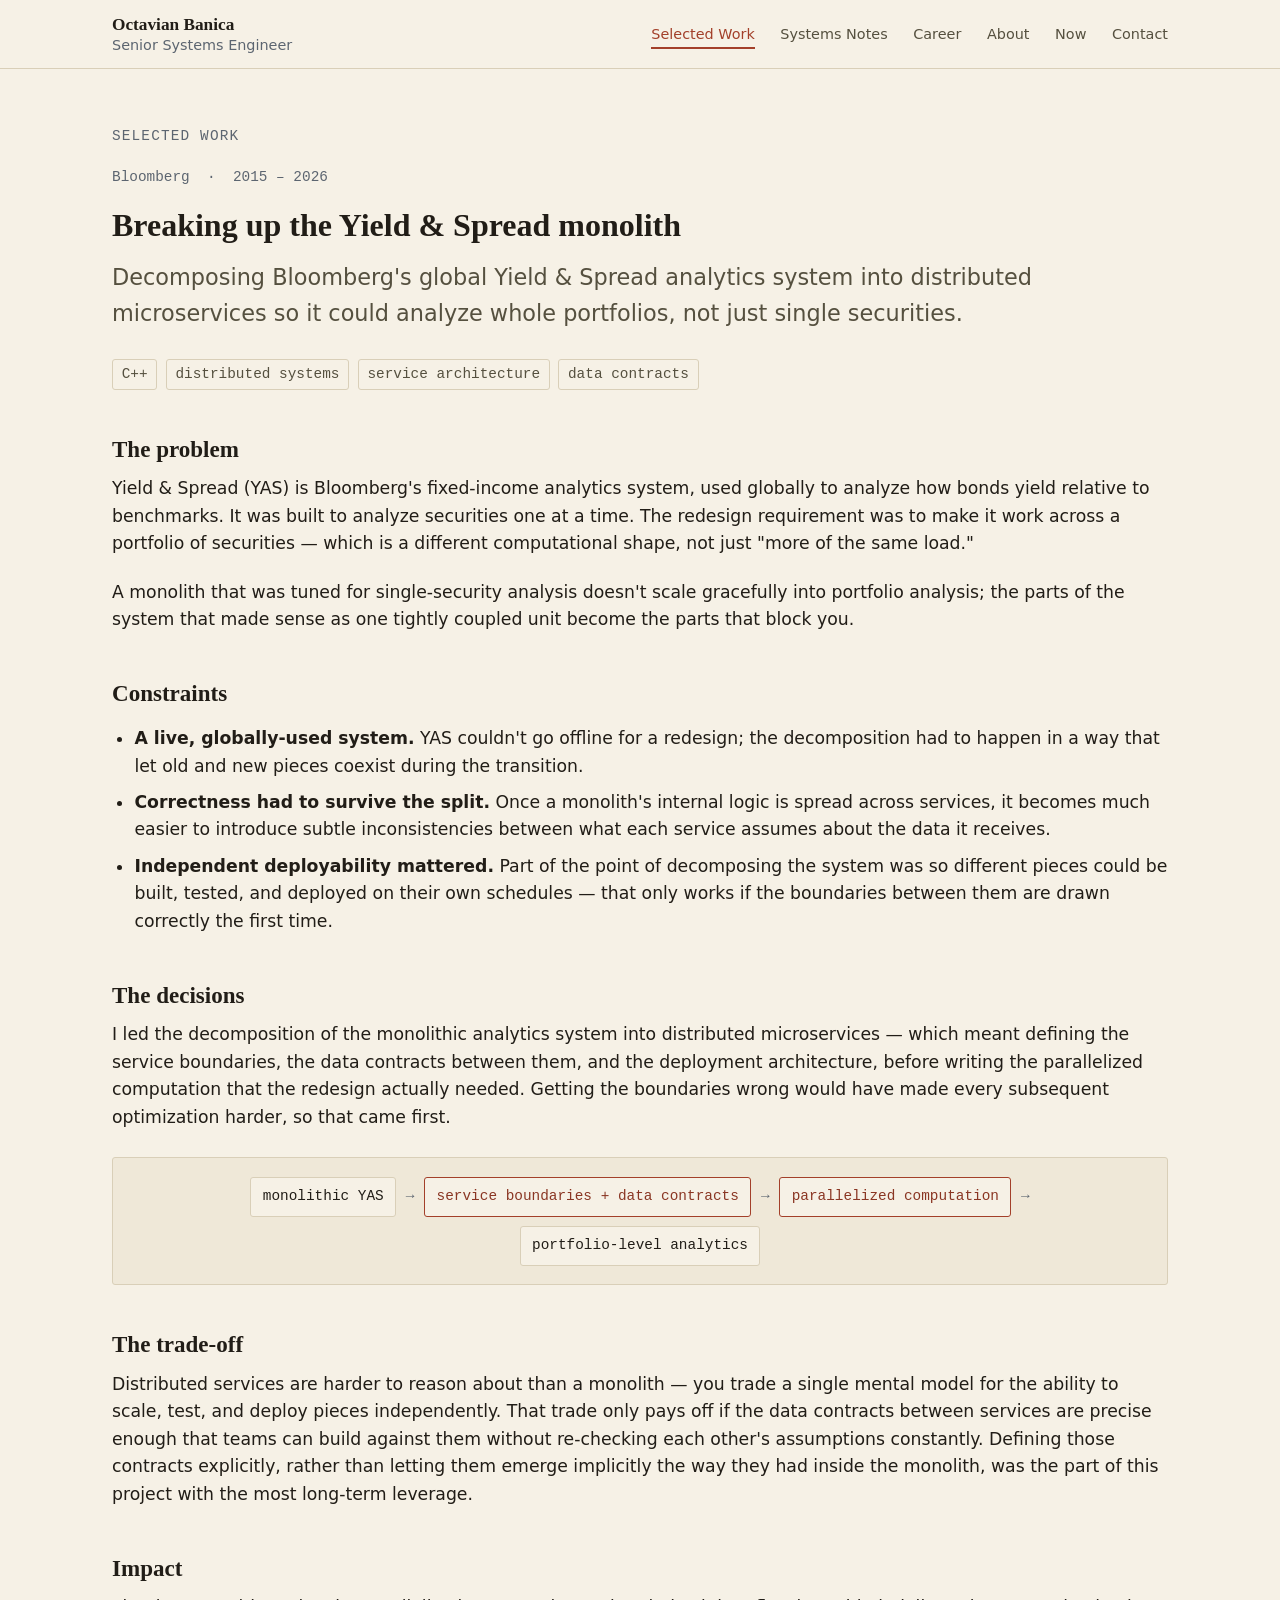
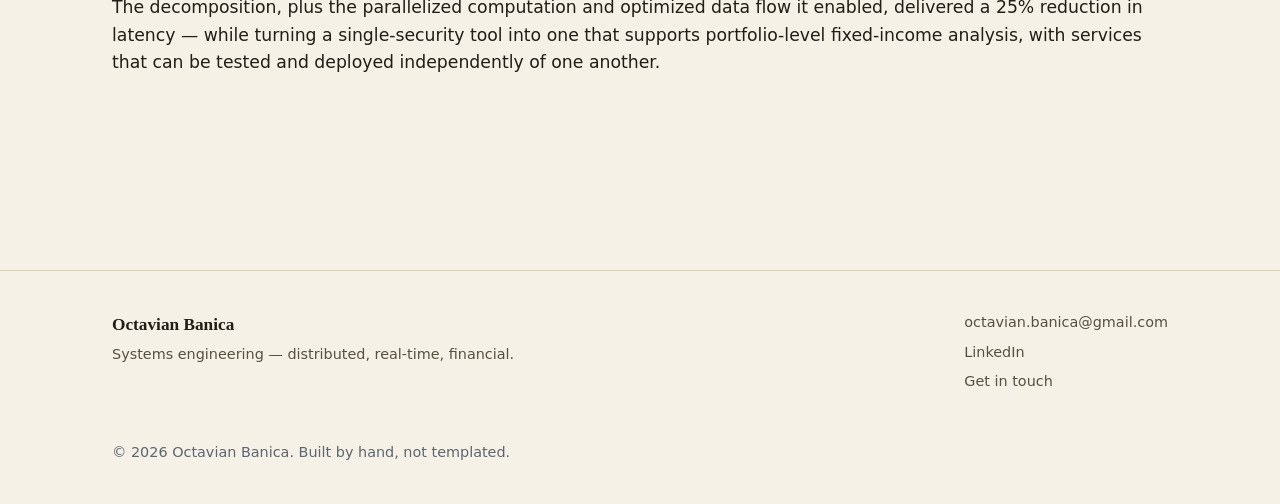
<file: work/yas-microservices/index.html>
<!doctype html>
<html lang="en">
  <head>
    <meta charset="utf-8" />
    <meta name="viewport" content="width=device-width, initial-scale=1" />
    <link rel="icon" type="image/svg+xml" href="../../assets/favicon.svg" />
    <title>Breaking up the Yield &amp; Spread monolith — Octavian Banica</title>
    <meta name="description" content="Decomposing Bloomberg&#x27;s global Yield &amp; Spread analytics system into distributed microservices so it could analyze whole portfolios, not just single securities." />
    <link rel="canonical" href="https://octavianbanica.com/work/yas-microservices/" />
    <meta property="og:type" content="article" />
    <meta property="og:title" content="Breaking up the Yield &amp; Spread monolith — Octavian Banica" />
    <meta property="og:description" content="Decomposing Bloomberg&#x27;s global Yield &amp; Spread analytics system into distributed microservices so it could analyze whole portfolios, not just single securities." />
    <meta property="og:url" content="https://octavianbanica.com/work/yas-microservices/" />
    <meta property="og:image" content="https://raw.githubusercontent.com/OctavianBanicaUS/OctavianBanicaWeb/main/public/images/og-default.jpg" />
    <meta property="og:site_name" content="Octavian Banica" />
    <meta name="twitter:card" content="summary_large_image" />
    <meta name="twitter:title" content="Breaking up the Yield &amp; Spread monolith — Octavian Banica" />
    <meta name="twitter:description" content="Decomposing Bloomberg&#x27;s global Yield &amp; Spread analytics system into distributed microservices so it could analyze whole portfolios, not just single securities." />
    <meta name="twitter:image" content="https://raw.githubusercontent.com/OctavianBanicaUS/OctavianBanicaWeb/main/public/images/og-default.jpg" />
    <meta name="article:section" content="Bloomberg" />
    <link rel="stylesheet" href="../../css/site.css" />
  </head>
  <body>
    <a href="#main" class="skip-link">Skip to content</a>
    <header class="site-header">
      <div class="bar container-wide">
        <a href="index.html" class="wordmark">Octavian Banica<span class="wordmark-role">Senior Systems Engineer</span></a>
        <button class="menu-toggle" id="menu-toggle" aria-expanded="false" aria-controls="site-nav"><span class="visually-hidden">Toggle navigation</span><span class="menu-icon" aria-hidden="true"></span></button>
        <nav id="site-nav" class="site-nav" aria-label="Primary">
          <ul>
            <li><a href=".." aria-current="page">Selected Work</a></li>
            <li><a href="../../notes">Systems Notes</a></li>
            <li><a href="../../career">Career</a></li>
            <li><a href="../../about">About</a></li>
            <li><a href="../../now">Now</a></li>
            <li><a href="../../contact">Contact</a></li>
          </ul>
        </nav>
      </div>
    </header>
    <main id="main">
      <article class="container story">
        <p class="eyebrow"><a href=".." class="back-link">Selected Work</a></p>
        <div class="meta-row"><span>Bloomberg</span><span aria-hidden="true">·</span><span>2015 – 2026</span></div>
        <h1>Breaking up the Yield &amp; Spread monolith</h1>
        <p class="lede">Decomposing Bloomberg&#x27;s global Yield &amp; Spread analytics system into distributed microservices so it could analyze whole portfolios, not just single securities.</p>
        <ul class="tag-list" aria-label="Technologies involved">
          <li>C++</li>
          <li>distributed systems</li>
          <li>service architecture</li>
          <li>data contracts</li>
        </ul>
        <div class="prose">
          <h2>The problem</h2>
          <p>
            Yield &amp; Spread (YAS) is Bloomberg's fixed-income analytics system, used globally to analyze how bonds yield relative to benchmarks. It was built to analyze securities one at a time. The redesign requirement was to make it work across a portfolio of securities — which is a different computational shape,
            not just "more of the same load."
          </p>
          <p>A monolith that was tuned for single-security analysis doesn't scale gracefully into portfolio analysis; the parts of the system that made sense as one tightly coupled unit become the parts that block you.</p>
          <h2>Constraints</h2>
          <ul>
            <li><strong>A live, globally-used system.</strong> YAS couldn't go offline for a redesign; the decomposition had to happen in a way that let old and new pieces coexist during the transition.</li>
            <li><strong>Correctness had to survive the split.</strong> Once a monolith's internal logic is spread across services, it becomes much easier to introduce subtle inconsistencies between what each service assumes about the data it receives.</li>
            <li><strong>Independent deployability mattered.</strong> Part of the point of decomposing the system was so different pieces could be built, tested, and deployed on their own schedules — that only works if the boundaries between them are drawn correctly the first time.</li>
          </ul>
          <h2>The decisions</h2>
          <p>
            I led the decomposition of the monolithic analytics system into distributed microservices — which meant defining the service boundaries, the data contracts between them, and the deployment architecture, before writing the parallelized computation that the redesign actually needed. Getting the boundaries
            wrong would have made every subsequent optimization harder, so that came first.
          </p>
          <div class="flow" role="img" aria-label="Before: one monolithic YAS service. After: decomposed services with defined data contracts and parallelized computation">
            <span class="flow-step">monolithic YAS</span>
            <span class="flow-arrow" aria-hidden="true">→</span>
            <span class="flow-step is-accent">service boundaries + data contracts</span>
            <span class="flow-arrow" aria-hidden="true">→</span>
            <span class="flow-step is-accent">parallelized computation</span>
            <span class="flow-arrow" aria-hidden="true">→</span>
            <span class="flow-step">portfolio-level analytics</span>
          </div>
          <h2>The trade-off</h2>
          <p>
            Distributed services are harder to reason about than a monolith — you trade a single mental model for the ability to scale, test, and deploy pieces independently. That trade only pays off if the data contracts between services are precise enough that teams can build against them without re-checking each
            other's assumptions constantly. Defining those contracts explicitly, rather than letting them emerge implicitly the way they had inside the monolith, was the part of this project with the most long-term leverage.
          </p>
          <h2>Impact</h2>
          <p>The decomposition, plus the parallelized computation and optimized data flow it enabled, delivered a 25% reduction in latency — while turning a single-security tool into one that supports portfolio-level fixed-income analysis, with services that can be tested and deployed independently of one another.</p>
        </div>
      </article>
    </main>
    <footer class="site-footer">
      <div class="container-wide footer-grid">
        <div>
          <p class="footer-name">Octavian Banica</p>
          <p class="footer-tag">Systems engineering — distributed, real-time, financial.</p>
        </div>
        <ul class="footer-links">
          <li>
            <a href="mailto:octavian.banica@gmail.com">octavian.banica@gmail.com</a>
          </li>
          <li>
            <a href="https://www.linkedin.com/in/octavianbanica/" rel="me noopener noreferrer" target="_blank">LinkedIn</a>
          </li>
          <li><a href="../../contact">Get in touch</a></li>
        </ul>
        <p class="footer-meta">© 2026 Octavian Banica. Built by hand, not templated.</p>
      </div>
    </footer>
    <script src="../../js/site.js" defer></script>
  </body>
</html>
</file>
<file: css/site.css>
:root {
  --color-paper: #f6f1e6;
  --color-paper-raised: #efe8d8;
  --color-rule: #d9cfb8;
  --color-ink: #211d17;
  --color-ink-muted: #55503f;
  --color-slate: #5c6570;
  --color-accent: #a3402a;
  --color-accent-ink: #fff;
  --color-accent-quiet: #8a3623;
  --color-focus: #1d5c47;
  --font-sans: -apple-system, BlinkMacSystemFont, 'Segoe UI', ui-sans-serif, system-ui, Roboto, Helvetica, Arial, sans-serif;
  --font-serif: ui-serif, Georgia, Cambria, 'Times New Roman', Times, serif;
  --font-mono: ui-monospace, 'Cascadia Code', 'Consolas', 'SFMono-Regular', Menlo, monospace;
  --step--1: clamp(0.83rem, 0.8rem + 0.15vw, 0.9rem);
  --step-0: clamp(1rem, 0.95rem + 0.2vw, 1.08rem);
  --step-1: clamp(1.2rem, 1.1rem + 0.4vw, 1.4rem);
  --step-2: clamp(1.5rem, 1.3rem + 0.8vw, 1.9rem);
  --step-3: clamp(1.9rem, 1.6rem + 1.3vw, 2.6rem);
  --step-4: clamp(2.4rem, 1.9rem + 2.2vw, 3.2rem);
  --gutter: clamp(1rem, 4vw, 3rem);
  --content-width: min(72rem, calc(100vw - (var(--gutter) * 2)));
  --wide-width: min(72rem, calc(100vw - (var(--gutter) * 2)));
  --radius: 3px;
  --transition-fast: 120ms ease;
  --transition-base: 200ms ease;
}
* {
  box-sizing: border-box;
}
html {
  background: var(--color-paper);
  color-scheme: light;
  scroll-behavior: smooth;
}
body {
  margin: 0;
  background: var(--color-paper);
  color: var(--color-ink);
  font-family: var(--font-sans);
  font-size: var(--step-0);
  line-height: 1.6;
  text-rendering: optimizeLegibility;
  -webkit-font-smoothing: antialiased;
  overflow-wrap: break-word;
}
img,
picture,
svg {
  max-width: 100%;
  display: block;
}
img {
  height: auto;
}
a {
  color: inherit;
}
h1,
h2,
h3,
h4 {
  font-family: var(--font-serif);
  font-weight: 600;
  line-height: 1.2;
  margin: 0 0 0.5em;
  color: var(--color-ink);
}
h1 {
  font-size: var(--step-4);
}
h2 {
  font-size: var(--step-3);
}
h3 {
  font-size: var(--step-2);
}
h4 {
  font-size: var(--step-1);
}
p {
  margin: 0 0 1.2em;
  max-width: 68ch;
}
ul,
ol {
  padding-left: 1.3em;
}
blockquote {
  margin: 1.5em 0;
  padding-left: 1.2em;
  border-left: 2px solid var(--color-accent);
  font-family: var(--font-serif);
  font-style: italic;
  color: var(--color-ink-muted);
}
code {
  font-family: var(--font-mono);
  font-size: 0.9em;
  background: var(--color-paper-raised);
  padding: 0.15em 0.4em;
  border-radius: var(--radius);
}
pre {
  background: #1d1a14;
  color: #f0ead9;
  padding: 1.1em 1.3em;
  border-radius: var(--radius);
  overflow-x: auto;
}
pre code {
  background: none;
  padding: 0;
}
hr {
  border: none;
  border-top: 1px solid var(--color-rule);
  margin: 2.5em 0;
}
.prose a {
  color: var(--color-accent-quiet);
  text-decoration: underline;
  text-decoration-color: var(--color-rule);
  text-underline-offset: 0.15em;
  transition: text-decoration-color var(--transition-fast);
}
.prose a:hover {
  text-decoration-color: currentColor;
}
:focus-visible {
  outline: 2px solid var(--color-focus);
  outline-offset: 3px;
  border-radius: var(--radius);
}
.visually-hidden {
  position: absolute;
  width: 1px;
  height: 1px;
  padding: 0;
  margin: -1px;
  overflow: hidden;
  clip: rect(0, 0, 0, 0);
  white-space: nowrap;
  border: 0;
}
.skip-link {
  position: absolute;
  left: -999px;
  top: 0;
  background: var(--color-ink);
  color: var(--color-paper);
  padding: 0.75em 1.2em;
  z-index: 100;
  border-radius: 0 0 var(--radius) 0;
}
.skip-link:focus {
  left: 0;
}
.container,
.container-wide {
  width: min(100%, var(--content-width));
  max-width: var(--content-width);
  margin-inline: auto;
  padding-inline: var(--gutter);
}
.eyebrow {
  font-family: var(--font-mono);
  font-size: var(--step--1);
  text-transform: uppercase;
  letter-spacing: 0.08em;
  color: var(--color-slate);
}
.accent-mark {
  color: var(--color-accent);
}
.stat-callout {
  display: inline-flex;
  flex-direction: column;
  gap: 0.1em;
  border: 1px solid var(--color-rule);
  border-left: 3px solid var(--color-accent);
  background: var(--color-paper-raised);
  padding: 0.9em 1.2em;
  margin: 0 1rem 1.5em 0;
  border-radius: var(--radius);
}
.stat-number {
  font-family: var(--font-serif);
  font-size: var(--step-2);
  font-weight: 700;
}
.stat-label {
  font-size: var(--step--1);
  color: var(--color-ink-muted);
}
.flow {
  display: flex;
  flex-wrap: wrap;
  align-items: center;
  gap: 0.6rem;
  margin: 1.8em 0;
  padding: 1.3em;
  background: var(--color-paper-raised);
  border: 1px solid var(--color-rule);
  border-radius: var(--radius);
  font-family: var(--font-mono);
  font-size: var(--step--1);
  justify-content: center;
}
.flow-step {
  padding: 0.5em 0.8em;
  border: 1px solid var(--color-rule);
  border-radius: var(--radius);
  background: var(--color-paper);
  color: var(--color-ink);
}
.flow-step.is-accent {
  border-color: var(--color-accent);
  color: var(--color-accent-quiet);
}
.flow-arrow {
  color: var(--color-slate);
}
.flow-caption {
  margin-top: 0.6em;
  font-size: var(--step--1);
  color: var(--color-ink-muted);
  font-family: var(--font-sans);
}
.tag-list {
  display: flex;
  flex-wrap: wrap;
  gap: 0.5em;
  list-style: none;
  padding: 0;
  margin: 0 0 1.5em;
}
.tag-list li {
  font-family: var(--font-mono);
  font-size: var(--step--1);
  color: var(--color-ink-muted);
  border: 1px solid var(--color-rule);
  border-radius: var(--radius);
  padding: 0.2em 0.6em;
}
.meta-row {
  display: flex;
  flex-wrap: wrap;
  gap: 0.4em 1.2em;
  font-size: var(--step--1);
  color: var(--color-slate);
  margin-bottom: 1.2em;
  font-family: var(--font-mono);
}
.site-header {
  border-bottom: 1px solid var(--color-rule);
  background: var(--color-paper);
  position: sticky;
  top: 0;
  z-index: 50;
}
.bar {
  display: flex;
  align-items: center;
  justify-content: space-between;
  gap: 1rem;
  padding-block: 0.9rem;
}
.wordmark {
  font-family: var(--font-serif);
  font-weight: 600;
  font-size: var(--step-0);
  text-decoration: none;
  color: var(--color-ink);
  display: flex;
  flex-direction: column;
  line-height: 1.25;
}
.wordmark-role {
  font-family: var(--font-sans);
  font-weight: 400;
  font-size: var(--step--1);
  color: var(--color-slate);
}
.site-nav ul {
  list-style: none;
  display: flex;
  gap: clamp(1rem, 2vw, 1.75rem);
  margin: 0;
  padding: 0;
}
.site-nav a {
  text-decoration: none;
  font-size: var(--step--1);
  color: var(--color-ink-muted);
  padding-block: 0.3em;
  border-bottom: 2px solid transparent;
  transition:
    color var(--transition-fast),
    border-color var(--transition-fast);
}
.site-nav a:hover {
  color: var(--color-ink);
}
.site-nav a[aria-current='page'] {
  color: var(--color-accent);
  border-bottom-color: var(--color-accent);
}
.menu-toggle {
  display: none;
  background: none;
  border: 1px solid var(--color-rule);
  border-radius: var(--radius);
  padding: 0.4rem 0.55rem;
  cursor: pointer;
}
.menu-icon,
.menu-icon:before,
.menu-icon:after {
  display: block;
  width: 20px;
  height: 2px;
  background: var(--color-ink);
  position: relative;
  transition: transform var(--transition-fast);
}
.menu-icon:before,
.menu-icon:after {
  content: '';
  position: absolute;
}
.menu-icon:before {
  top: -6px;
}
.menu-icon:after {
  top: 6px;
}
.site-footer {
  border-top: 1px solid var(--color-rule);
  margin-top: clamp(3rem, 8vw, 6rem);
  padding-block: 2.5rem;
  color: var(--color-ink-muted);
}
.footer-grid {
  display: flex;
  flex-wrap: wrap;
  justify-content: space-between;
  gap: 1.5rem;
}
.footer-name {
  font-family: var(--font-serif);
  font-weight: 600;
  color: var(--color-ink);
  margin: 0 0 0.25em;
}
.footer-tag {
  margin: 0;
  font-size: var(--step--1);
}
.footer-links {
  list-style: none;
  margin: 0;
  padding: 0;
  display: flex;
  flex-direction: column;
  gap: 0.4rem;
  font-size: var(--step--1);
}
.footer-links a {
  text-decoration: none;
  color: var(--color-ink-muted);
}
.footer-links a:hover {
  color: var(--color-accent);
}
.footer-meta {
  font-size: var(--step--1);
  color: var(--color-slate);
  width: 100%;
  margin: 1.5rem 0 0;
}
.page-header {
  padding-block: clamp(2.5rem, 6vw, 4.5rem) 2rem;
}
.lede {
  font-size: var(--step-1);
  color: var(--color-ink-muted);
  max-width: 56ch;
}

.hero {
  padding-block: clamp(3rem, 9vw, 6rem) clamp(2.5rem, 6vw, 4rem);
  max-width: var(--wide-width);
}
.hero h1 {
  margin-top: 0.4rem;
  max-width: none;
  font-size: clamp(2.2rem, 4vw, 3.0rem);
}
.hero-lede {
  font-size: var(--step-1);
  color: var(--color-ink-muted);
  max-width: none;
}
.hero-actions {
  display: flex;
  flex-wrap: wrap;
  gap: 1rem;
  margin: 1.75rem 0;
}

.button-primary,
.button-secondary {
  display: inline-block;
  text-decoration: none;
  font-size: var(--step--1);
  padding: 0.75em 1.3em;
  border-radius: var(--radius);
  border: 1px solid transparent;
  transition:
    background var(--transition-fast),
    color var(--transition-fast),
    border-color var(--transition-fast);
}
.button-primary {
  background: var(--color-ink);
  color: var(--color-paper);
}
.button-primary:hover {
  background: var(--color-accent);
}
.button-secondary {
  border-color: var(--color-rule);
  color: var(--color-ink);
}
.button-secondary:hover {
  border-color: var(--color-accent);
  color: var(--color-accent-quiet);
}
.hero-now {
  font-size: var(--step--1);
  color: var(--color-ink-muted);
  border-top: 1px solid var(--color-rule);
  padding-top: 1.25rem;
  max-width: none;
}
.hero-now a {
  color: var(--color-accent-quiet);
  text-decoration: underline;
  text-decoration-color: var(--color-rule);
}
.work-preview {
  padding-block: 2rem clamp(3rem, 6vw, 4.5rem);
}
.section-head {
  display: flex;
  justify-content: space-between;
  align-items: baseline;
  margin-bottom: 1.5rem;
}
.section-head h2 {
  font-size: var(--step-2);
  margin: 0;
}
.see-all {
  text-decoration: none;
  color: var(--color-accent-quiet);
  font-size: var(--step--1);
}
.work-preview-grid {
  display: grid;
  grid-template-columns: repeat(3, minmax(0, 1fr));
  gap: 1.25rem;
}
.preview-card,
.explore-card,
.work-card,
.note-card,
.contact-link {
  display: block;
  text-decoration: none;
  color: var(--color-ink);
  border: 1px solid var(--color-rule);
  border-radius: var(--radius);
  transition:
    border-color var(--transition-base),
    transform var(--transition-base),
    background var(--transition-base);
}
.preview-card {
  padding: 1.4rem;
  background: var(--color-paper-raised);
}
.preview-card:hover,
.preview-card:focus-visible,
.work-card:hover,
.work-card:focus-visible {
  border-color: var(--color-accent);
  transform: translateY(-2px);
}
.preview-card h3 {
  font-size: var(--step-0);
  margin: 0.5rem 0 0.4rem;
}
.preview-card p,
.work-card p,
.note-card p {
  font-size: var(--step--1);
  color: var(--color-ink-muted);
  margin-bottom: 0.5rem;
}
.preview-metric,
.work-card-metric {
  font-family: var(--font-mono);
  color: var(--color-accent-quiet) !important;
  font-weight: 600;
}
.explore-grid {
  display: grid;
  grid-template-columns: repeat(3, minmax(0, 1fr));
  gap: 1.25rem;
  padding-bottom: clamp(3.5rem, 7vw, 6rem);
}
.explore-card {
  padding: 1.4rem;
  border-style: dashed;
}
.explore-card:hover,
.explore-card:focus-visible {
  border-color: var(--color-accent);
  border-style: solid;
}
.explore-card h3 {
  font-size: var(--step-0);
  margin-bottom: 0.3rem;
}
.explore-card p {
  font-size: var(--step--1);
  color: var(--color-ink-muted);
  margin: 0;
}
.about {
  padding-block: clamp(2.5rem, 6vw, 4.5rem) clamp(3rem, 6vw, 5rem);
}
.about-header {
  display: flex;
  gap: 1.75rem;
  align-items: flex-start;
  margin-bottom: 2.5rem;
  flex-wrap: wrap;
}
.avatar {
  border-radius: 50%;
  border: 1px solid var(--color-rule);
  flex-shrink: 0;
  width: 160px;
  height: 160px;
  object-fit: cover;
}
.timeline {
  padding-bottom: clamp(3rem, 6vw, 5rem);
}
.era {
  padding-top: 2.5rem;
  border-top: 1px solid var(--color-rule);
  scroll-margin-top: 5rem;
}
.era:first-child {
  border-top: none;
}
.era h2 {
  font-size: var(--step-2);
  margin-bottom: 1.5rem;
}
.role {
  margin-bottom: 2rem;
  padding-left: 1.2rem;
  border-left: 2px solid var(--color-rule);
}
.role-head {
  display: flex;
  justify-content: space-between;
  align-items: baseline;
  flex-wrap: wrap;
  gap: 0.5rem 1rem;
}
.role h3 {
  font-size: var(--step-1);
  margin-bottom: 0.2rem;
  display: flex;
  align-items: center;
  gap: 0.6em;
}
.role-org {
  margin: 0;
  color: var(--color-ink-muted);
  font-size: var(--step--1);
}
.role-period {
  margin: 0;
  font-family: var(--font-mono);
  font-size: var(--step--1);
  color: var(--color-slate);
  white-space: nowrap;
}
.role-body {
  margin-top: 0.8rem;
}
.current-badge {
  font-family: var(--font-mono);
  font-size: 0.6em;
  text-transform: uppercase;
  letter-spacing: 0.06em;
  color: var(--color-accent-ink);
  background: var(--color-accent);
  padding: 0.15em 0.5em;
  border-radius: var(--radius);
}
.contact-page {
  padding-block: clamp(3rem, 8vw, 6rem) clamp(4rem, 10vw, 8rem);
  max-width: 34rem;
}
.contact-links {
  margin-top: 2.5rem;
  display: flex;
  flex-direction: column;
  gap: 1rem;
}
.contact-link {
  flex-direction: column;
  gap: 0.2rem;
  padding: 1.1rem 1.4rem;
}
.contact-link:hover,
.contact-link:focus-visible {
  border-color: var(--color-accent);
  background: var(--color-paper-raised);
}
.contact-label {
  font-family: var(--font-mono);
  font-size: var(--step--1);
  text-transform: uppercase;
  letter-spacing: 0.06em;
  color: var(--color-slate);
}
.contact-value {
  font-size: var(--step-1);
  font-family: var(--font-serif);
}
.now-page {
  padding-block: clamp(2.5rem, 6vw, 4.5rem) clamp(3rem, 6vw, 5rem);
}
.now-list {
  list-style: none;
  margin: 2rem 0 0;
  padding: 0;
  display: flex;
  flex-direction: column;
  gap: 1.75rem;
}
.now-list li {
  border-left: 3px solid var(--color-accent);
  padding-left: 1.2rem;
}
.now-item-head {
  display: flex;
  justify-content: space-between;
  align-items: baseline;
  flex-wrap: wrap;
  gap: 0.4rem 1rem;
}
.now-list h2 {
  font-size: var(--step-1);
  margin: 0;
}
.now-updated {
  font-family: var(--font-mono);
  font-size: var(--step--1);
  color: var(--color-slate);
  white-space: nowrap;
}
.now-list p {
  color: var(--color-ink-muted);
  margin: 0.4rem 0 0;
}
.work-list {
  display: grid;
  grid-template-columns: repeat(2, minmax(0, 1fr));
  gap: 1.5rem;
  padding-bottom: clamp(3rem, 6vw, 5rem);
}
.work-card {
  padding: 1.6rem;
  background: var(--color-paper-raised);
}
.work-card-meta {
  display: flex;
  justify-content: space-between;
  align-items: baseline;
  margin-bottom: 0.6rem;
}
.work-card-period {
  font-family: var(--font-mono);
  font-size: var(--step--1);
  color: var(--color-slate);
}
.work-card h2 {
  font-size: var(--step-1);
  margin-bottom: 0.4rem;
}
.notes-list {
  display: flex;
  flex-direction: column;
  gap: 1.25rem;
  padding-bottom: 2rem;
}
.note-card {
  padding: 1.5rem 1.75rem;
}
.note-card:hover,
.note-card:focus-visible {
  border-color: var(--color-accent);
}
.note-card time {
  font-family: var(--font-mono);
  font-size: var(--step--1);
  color: var(--color-slate);
}
.note-card h2 {
  font-size: var(--step-1);
  margin: 0.3rem 0 0.4rem;
}
.future-topics {
  border-top: 1px solid var(--color-rule);
  padding-block: 2.5rem clamp(3rem, 6vw, 5rem);
}
.future-topics h2 {
  font-size: var(--step-1);
}
.future-topics ul {
  margin-top: 1rem;
  color: var(--color-ink-muted);
}
.future-topics li {
  margin-bottom: 0.5em;
}
.story {
  padding-block: clamp(2rem, 5vw, 3.5rem) clamp(3rem, 6vw, 5rem);
}
.story h1 {
  font-size: clamp(2rem, 2.4vw, 2.4rem);
  margin-top: 0.4rem;
}
.story .lede {
  font-size: var(--step-1);
  color: var(--color-ink-muted);
  max-width: none;
}
.story .prose,
.story .prose p,
.story .prose li,
.story .prose ul,
.story .prose ol,
.page-header .lede,
.about .lede,
.now-page .lede,
.contact-page .lede,
.not-found .lede {
  max-width: none;
}
.back-link {
  text-decoration: none;
  color: var(--color-slate);
}
.back-link:hover {
  color: var(--color-accent);
}
.not-found {
  padding-block: clamp(4rem, 12vw, 8rem);
  max-width: 34rem;
}
.not-found-actions {
  display: flex;
  flex-wrap: wrap;
  gap: 1rem;
  margin-top: 1.75rem;
}
.prose h2 {
  margin-top: 2em;
  font-size: clamp(1.35rem, 1.8vw, 1.8rem);
}
.prose h3 {
  margin-top: 1.5em;
}
.prose li {
  margin-bottom: 0.5em;
}
.prose ol,
.prose ul {
  max-width: none;
}
@media (max-width: 55rem) {
  .work-preview-grid {
    grid-template-columns: 1fr 1fr;
  }
}
@media (max-width: 43rem) {
  .menu-toggle {
    display: inline-flex;
    align-items: center;
  }
  .site-nav {
    display: none;
    width: 100%;
    order: 3;
  }
  .site-nav.is-open {
    display: block;
  }
  .bar {
    flex-wrap: wrap;
  }
  .site-nav ul {
    flex-direction: column;
    gap: 0;
    border-top: 1px solid var(--color-rule);
    margin-top: 0.75rem;
    padding-top: 0.5rem;
  }
  .site-nav a {
    display: block;
    padding: 0.65rem 0;
  }
  .work-preview {
    padding-block: 1.5rem 2.5rem;
  }
  .work-preview-grid,
  .explore-grid,
  .work-list {
    grid-template-columns: 1fr;
  }
  .section-head {
    align-items: flex-start;
    gap: 0.75rem;
    flex-wrap: wrap;
  }
  .preview-card,
  .explore-card,
  .work-card,
  .note-card {
    padding: 1rem 1rem 0.95rem;
  }
  .preview-card h3,
  .work-card h2,
  .note-card h2 {
    line-height: 1.3;
  }
  .preview-card p,
  .work-card p,
  .note-card p,
  .explore-card p {
    margin-bottom: 0.45rem;
  }
  .hero {
    padding-top: 2.75rem;
  }
  .hero h1 {
    font-size: clamp(2rem, 9vw, 2.8rem);
  }
  .about-header {
    flex-direction: column;
  }
  .avatar {
    width: 128px;
    height: 128px;
  }
  .role-head {
    align-items: flex-start;
    flex-direction: column;
  }
  .role-period {
    white-space: normal;
  }
  .flow {
    align-items: stretch;
    justify-content: center;
  }
  .flow-arrow {
    display: none;
  }
  .flow-step {
    width: auto;
    text-align: center;
  }
  .stat-callout {
    margin-right: 0.5rem;
  }
  .contact-value {
    overflow-wrap: anywhere;
  }
  .story h1 {
    font-size: clamp(2rem, 9vw, 2.8rem);
  }
}
@media (max-width: 30rem) {
  :root {
    --gutter: 1rem;
  }
  .hero-actions a,
  .not-found-actions a {
    width: 100%;
    text-align: center;
  }
  .wordmark {
    max-width: 70%;
  }
}
@media (prefers-reduced-motion: reduce) {
  *,
  *::before,
  *::after {
    animation-duration: 0.001ms !important;
    animation-iteration-count: 1 !important;
    transition-duration: 0.001ms !important;
    scroll-behavior: auto !important;
  }
}
</file>
